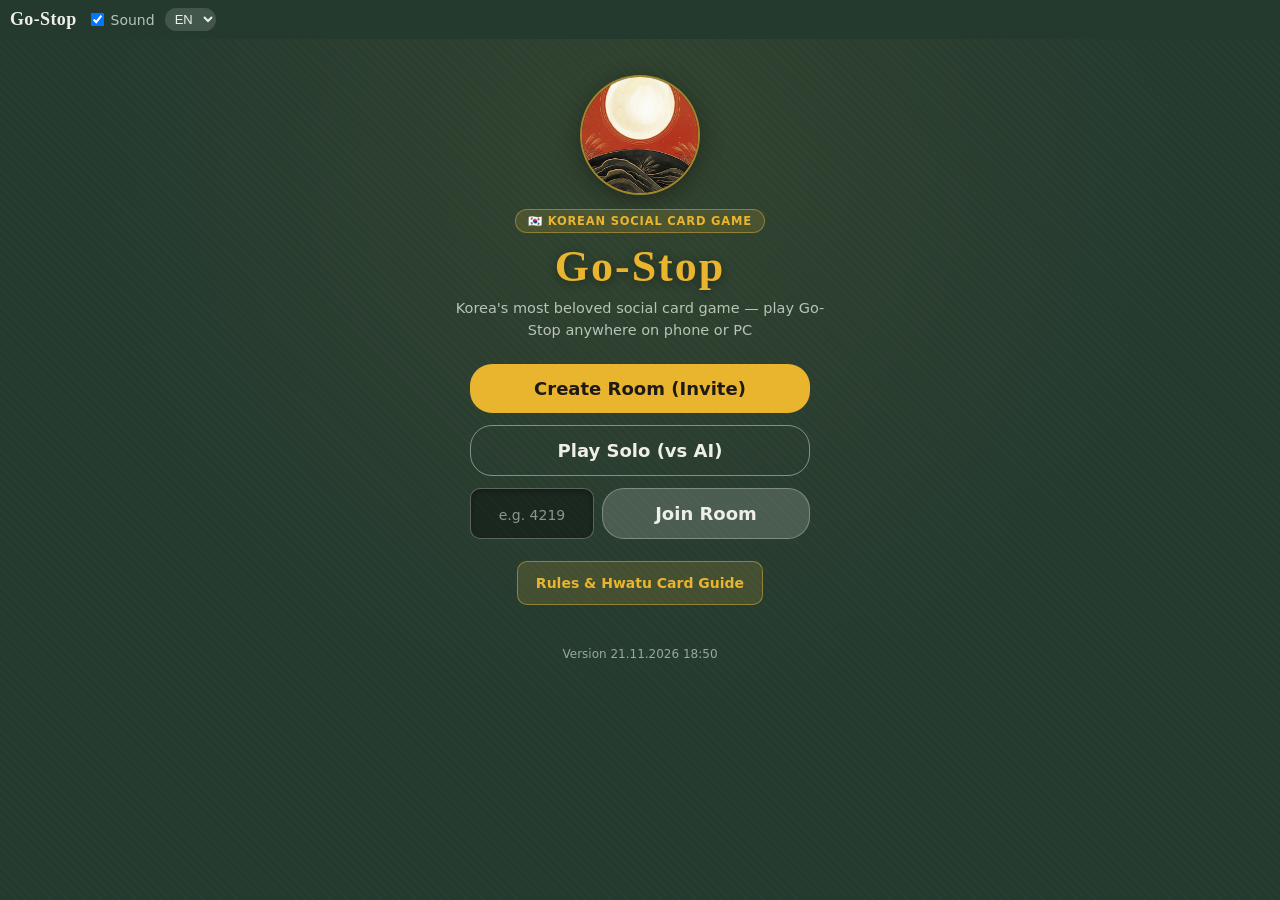
<file: index.html>
<!doctype html>
<html lang="de">
<head>
  <meta charset="utf-8">
  <meta name="viewport" content="width=device-width, initial-scale=1, viewport-fit=cover">
  <meta name="theme-color" content="#2f4a3c">
  <title>Go-Stop</title>
  <link rel="icon" href="data:,">
  <link rel="manifest" href="manifest.webmanifest">
  <meta name="mobile-web-app-capable" content="yes">
  <link rel="stylesheet" href="style.css">
</head>
<body>
  <header class="topbar">
    <strong class="brand" id="brand">Go-Stop</strong>
    <span id="score-line" class="score-line"></span>
    <label class="hint-toggle" id="hints-label" title="Spielbare Karten hervorheben">
      <input type="checkbox" id="hints"> <span>Hinweise</span>
    </label>
    <label class="hint-toggle" id="sound-label" title="Effektgeräusche">
      <input type="checkbox" id="sound"> <span>Ton</span>
    </label>
    <select id="lang" class="lang-select" aria-label="Sprache">
      <option value="de">DE</option><option value="en">EN</option><option value="ko">한</option>
    </select>
    <a class="rules-link" id="rules-link" href="regeln.de.html" target="_blank" rel="noopener">Regeln</a>
    <button id="leave-btn" class="leave-btn" hidden>Beenden</button>
  </header>
  <main id="app" aria-live="polite"></main>
  <div id="toasts" class="toasts" aria-live="polite"></div>
  <script src="vendor/peerjs.min.js"></script>
  <script type="module" src="app.js"></script>
</body>
</html>
</file>
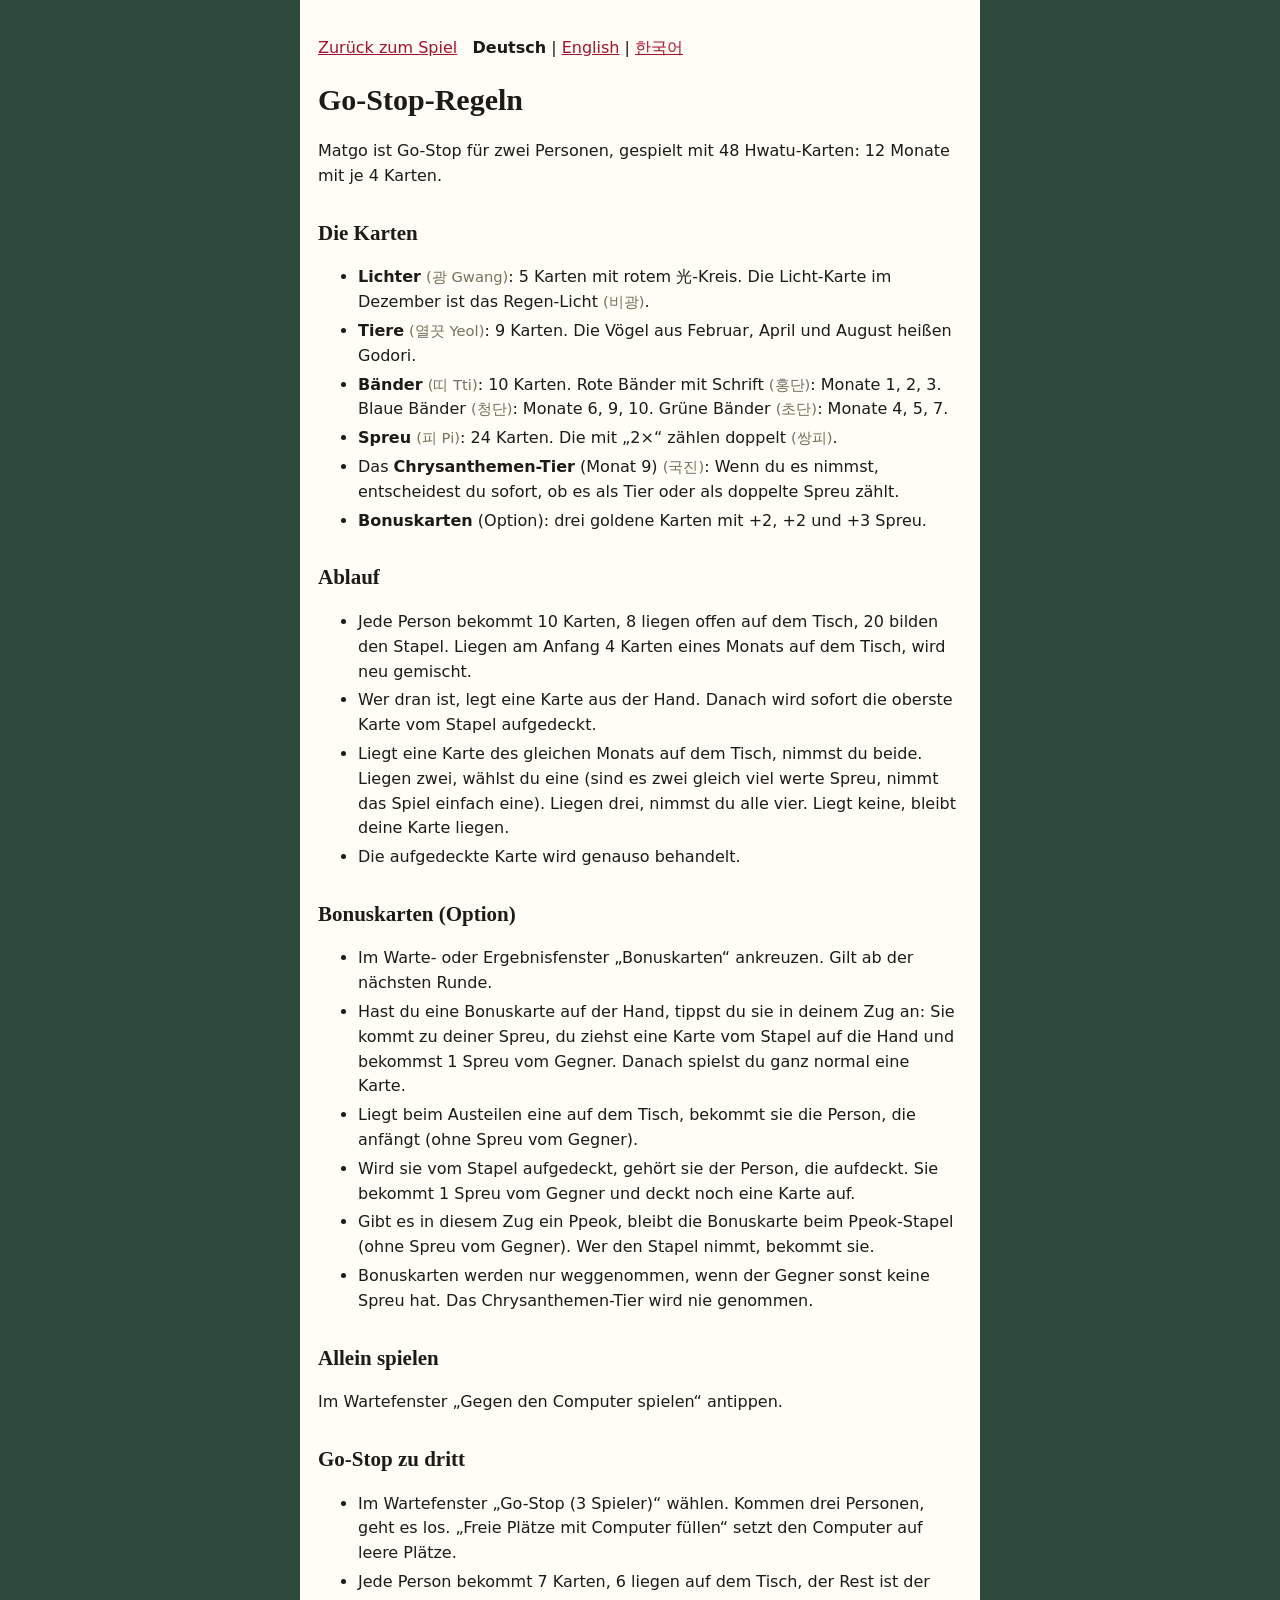
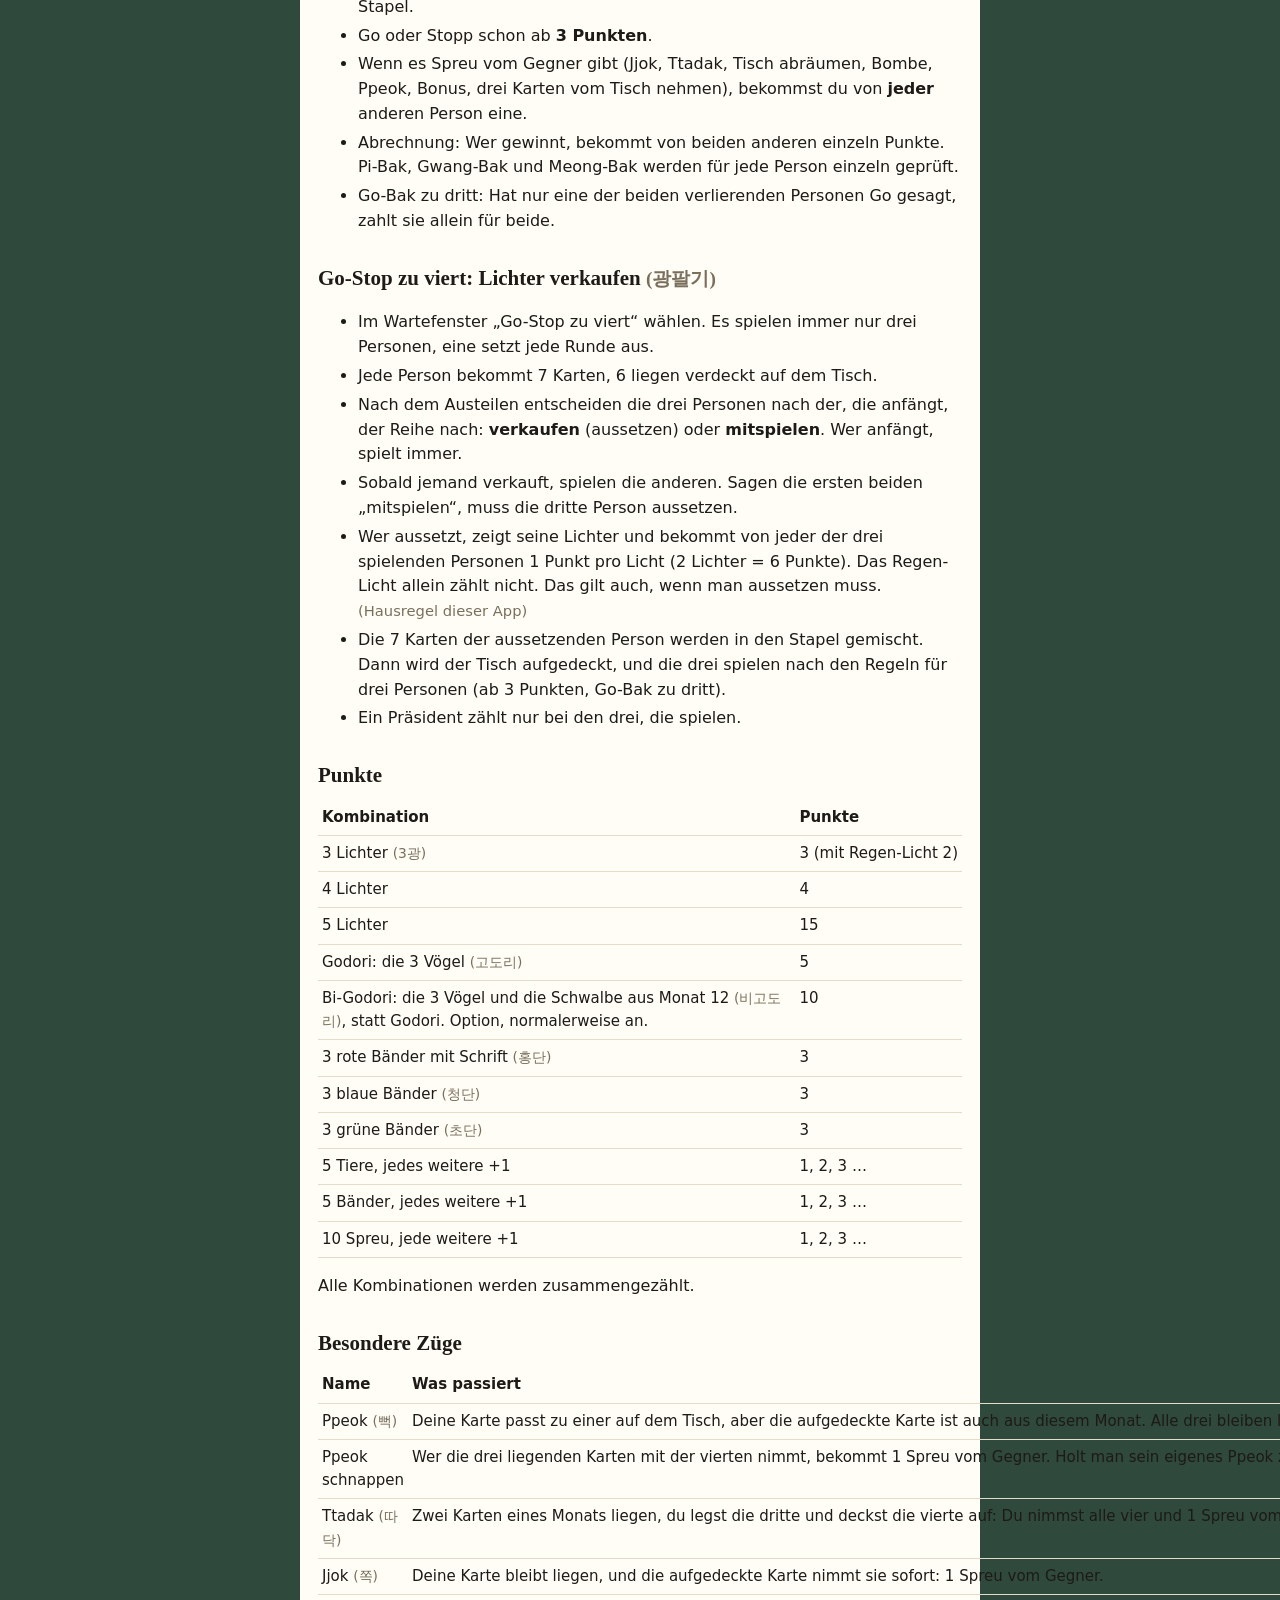
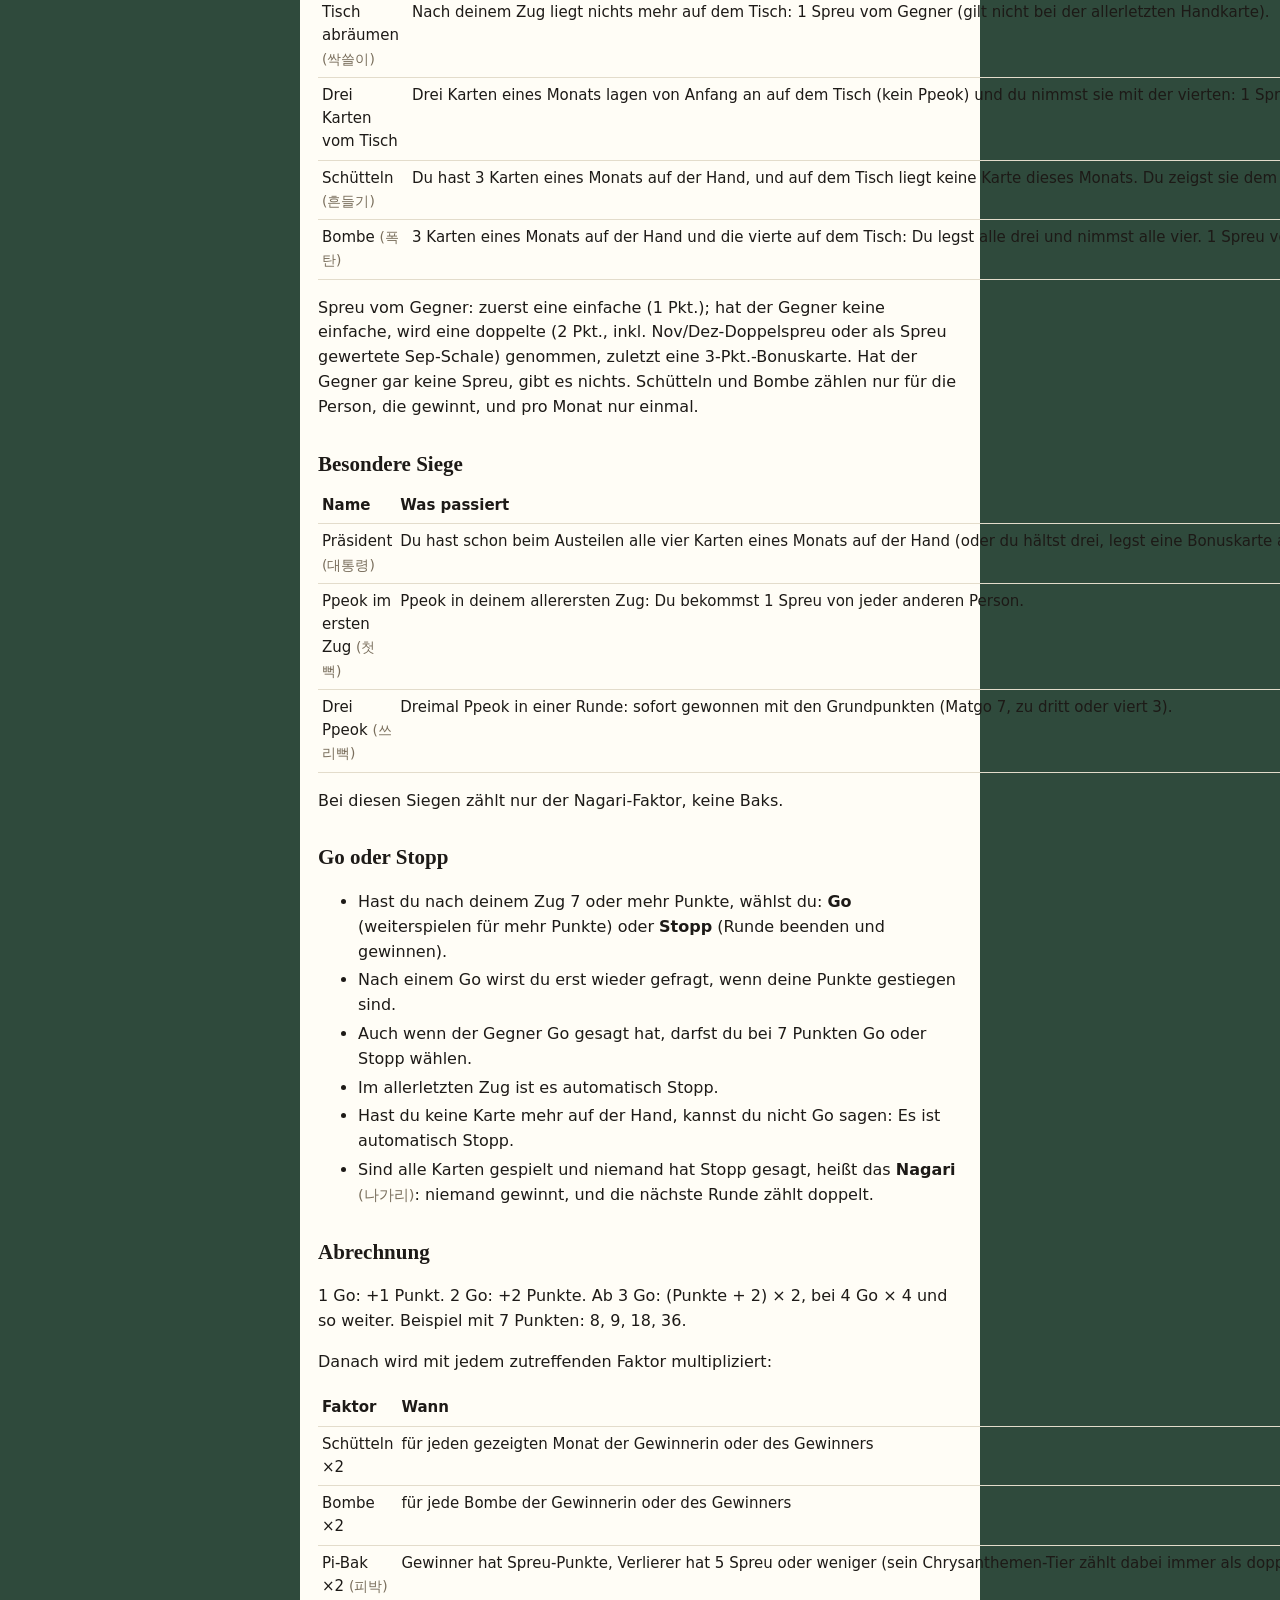
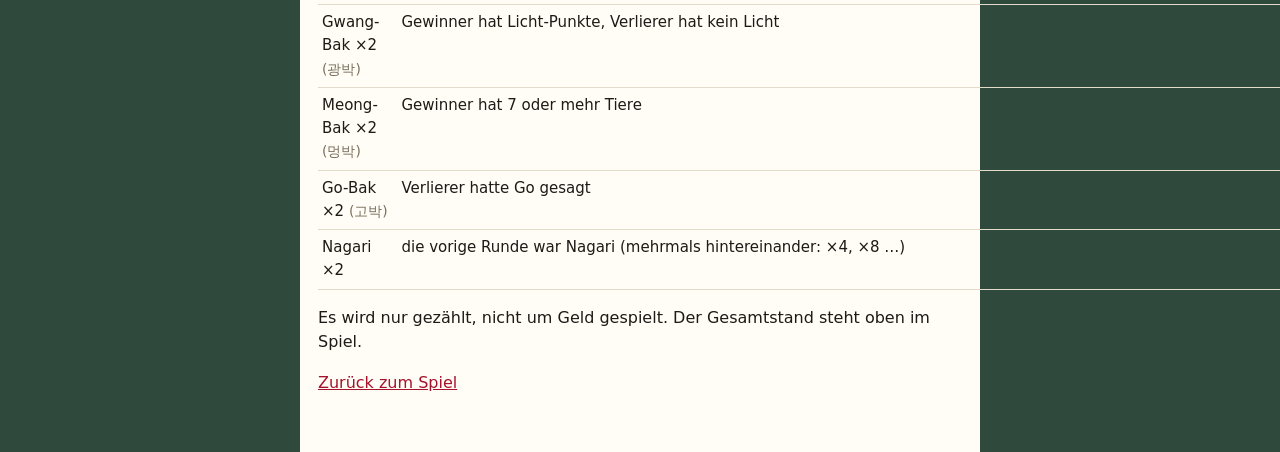
<file: regeln.de.html>
<!doctype html>
<html lang="de">
<head>
  <meta charset="utf-8">
  <meta name="viewport" content="width=device-width, initial-scale=1">
  <title>Go-Stop – Regeln</title>
  <link rel="icon" href="data:,">
  <style>
    body { margin: 0; background: #2f4a3c; font-family: system-ui, -apple-system, 'Segoe UI', Roboto, sans-serif; }
    article { max-width: 680px; margin: 0 auto; background: #fffdf6; color: #1d1a17; padding: 20px 18px 40px; min-height: 100vh; box-sizing: border-box; line-height: 1.55; }
    h1, h2 { font-family: Georgia, 'Times New Roman', serif; }
    h1 { font-size: 30px; margin: 0 0 4px; }
    h2 { font-size: 21px; margin: 28px 0 8px; }
    table { width: 100%; border-collapse: collapse; font-size: 15px; }
    th, td { text-align: left; padding: 6px 4px; border-bottom: 1px solid #e3dccb; vertical-align: top; }
    th { font-weight: 600; }
    td:last-child { white-space: nowrap; }
    .ko { color: #7a6f5d; font-size: 0.92em; }
    a { color: #a5122b; }
    li { margin-bottom: 4px; }
  </style>
</head>
<body>
<article>
  <p><a href="index.html">Zurück zum Spiel</a> &nbsp; <b>Deutsch</b> | <a href="rules.en.html">English</a> | <a href="rules.ko.html">한국어</a></p>
  <h1>Go-Stop-Regeln</h1>
  <p>Matgo ist Go-Stop für zwei Personen, gespielt mit 48 Hwatu-Karten: 12 Monate mit je 4 Karten.</p>

  <h2>Die Karten</h2>
  <ul>
    <li><b>Lichter</b> <span class="ko">(광 Gwang)</span>: 5 Karten mit rotem 光-Kreis. Die Licht-Karte im Dezember ist das Regen-Licht <span class="ko">(비광)</span>.</li>
    <li><b>Tiere</b> <span class="ko">(열끗 Yeol)</span>: 9 Karten. Die Vögel aus Februar, April und August heißen Godori.</li>
    <li><b>Bänder</b> <span class="ko">(띠 Tti)</span>: 10 Karten. Rote Bänder mit Schrift <span class="ko">(홍단)</span>: Monate 1, 2, 3. Blaue Bänder <span class="ko">(청단)</span>: Monate 6, 9, 10. Grüne Bänder <span class="ko">(초단)</span>: Monate 4, 5, 7.</li>
    <li><b>Spreu</b> <span class="ko">(피 Pi)</span>: 24 Karten. Die mit „2×“ zählen doppelt <span class="ko">(쌍피)</span>.</li>
    <li>Das <b>Chrysanthemen-Tier</b> (Monat 9) <span class="ko">(국진)</span>: Wenn du es nimmst, entscheidest du sofort, ob es als Tier oder als doppelte Spreu zählt.</li>
    <li><b>Bonuskarten</b> (Option): drei goldene Karten mit +2, +2 und +3 Spreu.</li>
  </ul>

  <h2>Ablauf</h2>
  <ul>
    <li>Jede Person bekommt 10 Karten, 8 liegen offen auf dem Tisch, 20 bilden den Stapel. Liegen am Anfang 4 Karten eines Monats auf dem Tisch, wird neu gemischt.</li>
    <li>Wer dran ist, legt eine Karte aus der Hand. Danach wird sofort die oberste Karte vom Stapel aufgedeckt.</li>
    <li>Liegt eine Karte des gleichen Monats auf dem Tisch, nimmst du beide. Liegen zwei, wählst du eine (sind es zwei gleich viel werte Spreu, nimmt das Spiel einfach eine). Liegen drei, nimmst du alle vier. Liegt keine, bleibt deine Karte liegen.</li>
    <li>Die aufgedeckte Karte wird genauso behandelt.</li>
  </ul>

  <h2>Bonuskarten (Option)</h2>
  <ul>
    <li>Im Warte- oder Ergebnisfenster „Bonuskarten“ ankreuzen. Gilt ab der nächsten Runde.</li>
    <li>Hast du eine Bonuskarte auf der Hand, tippst du sie in deinem Zug an: Sie kommt zu deiner Spreu, du ziehst eine Karte vom Stapel auf die Hand und bekommst 1 Spreu vom Gegner. Danach spielst du ganz normal eine Karte.</li>
    <li>Liegt beim Austeilen eine auf dem Tisch, bekommt sie die Person, die anfängt (ohne Spreu vom Gegner).</li>
    <li>Wird sie vom Stapel aufgedeckt, gehört sie der Person, die aufdeckt. Sie bekommt 1 Spreu vom Gegner und deckt noch eine Karte auf.</li>
    <li>Gibt es in diesem Zug ein Ppeok, bleibt die Bonuskarte beim Ppeok-Stapel (ohne Spreu vom Gegner). Wer den Stapel nimmt, bekommt sie.</li>
    <li>Bonuskarten werden nur weggenommen, wenn der Gegner sonst keine Spreu hat. Das Chrysanthemen-Tier wird nie genommen.</li>
  </ul>

  <h2>Allein spielen</h2>
  <p>Im Wartefenster „Gegen den Computer spielen“ antippen.</p>

  <h2>Go-Stop zu dritt</h2>
  <ul>
    <li>Im Wartefenster „Go-Stop (3 Spieler)“ wählen. Kommen drei Personen, geht es los. „Freie Plätze mit Computer füllen“ setzt den Computer auf leere Plätze.</li>
    <li>Jede Person bekommt 7 Karten, 6 liegen auf dem Tisch, der Rest ist der Stapel.</li>
    <li>Go oder Stopp schon ab <b>3 Punkten</b>.</li>
    <li>Wenn es Spreu vom Gegner gibt (Jjok, Ttadak, Tisch abräumen, Bombe, Ppeok, Bonus, drei Karten vom Tisch nehmen), bekommst du von <b>jeder</b> anderen Person eine.</li>
    <li>Abrechnung: Wer gewinnt, bekommt von beiden anderen einzeln Punkte. Pi-Bak, Gwang-Bak und Meong-Bak werden für jede Person einzeln geprüft.</li>
    <li>Go-Bak zu dritt: Hat nur eine der beiden verlierenden Personen Go gesagt, zahlt sie allein für beide.</li>
  </ul>

  <h2>Go-Stop zu viert: Lichter verkaufen <span class="ko">(광팔기)</span></h2>
  <ul>
    <li>Im Wartefenster „Go-Stop zu viert“ wählen. Es spielen immer nur drei Personen, eine setzt jede Runde aus.</li>
    <li>Jede Person bekommt 7 Karten, 6 liegen verdeckt auf dem Tisch.</li>
    <li>Nach dem Austeilen entscheiden die drei Personen nach der, die anfängt, der Reihe nach: <b>verkaufen</b> (aussetzen) oder <b>mitspielen</b>. Wer anfängt, spielt immer.</li>
    <li>Sobald jemand verkauft, spielen die anderen. Sagen die ersten beiden „mitspielen“, muss die dritte Person aussetzen.</li>
    <li>Wer aussetzt, zeigt seine Lichter und bekommt von jeder der drei spielenden Personen 1 Punkt pro Licht (2 Lichter = 6 Punkte). Das Regen-Licht allein zählt nicht. Das gilt auch, wenn man aussetzen muss. <span class="ko">(Hausregel dieser App)</span></li>
    <li>Die 7 Karten der aussetzenden Person werden in den Stapel gemischt. Dann wird der Tisch aufgedeckt, und die drei spielen nach den Regeln für drei Personen (ab 3 Punkten, Go-Bak zu dritt).</li>
    <li>Ein Präsident zählt nur bei den drei, die spielen.</li>
  </ul>

  <h2>Punkte</h2>
  <table>
    <tr><th>Kombination</th><th>Punkte</th></tr>
    <tr><td>3 Lichter <span class="ko">(3광)</span></td><td>3 (mit Regen-Licht 2)</td></tr>
    <tr><td>4 Lichter</td><td>4</td></tr>
    <tr><td>5 Lichter</td><td>15</td></tr>
    <tr><td>Godori: die 3 Vögel <span class="ko">(고도리)</span></td><td>5</td></tr>
    <tr><td>Bi-Godori: die 3 Vögel und die Schwalbe aus Monat 12 <span class="ko">(비고도리)</span>, statt Godori. Option, normalerweise an.</td><td>10</td></tr>
    <tr><td>3 rote Bänder mit Schrift <span class="ko">(홍단)</span></td><td>3</td></tr>
    <tr><td>3 blaue Bänder <span class="ko">(청단)</span></td><td>3</td></tr>
    <tr><td>3 grüne Bänder <span class="ko">(초단)</span></td><td>3</td></tr>
    <tr><td>5 Tiere, jedes weitere +1</td><td>1, 2, 3 …</td></tr>
    <tr><td>5 Bänder, jedes weitere +1</td><td>1, 2, 3 …</td></tr>
    <tr><td>10 Spreu, jede weitere +1</td><td>1, 2, 3 …</td></tr>
  </table>
  <p>Alle Kombinationen werden zusammengezählt.</p>

  <h2>Besondere Züge</h2>
  <table>
    <tr><th>Name</th><th>Was passiert</th></tr>
    <tr><td>Ppeok <span class="ko">(뻑)</span></td><td>Deine Karte passt zu einer auf dem Tisch, aber die aufgedeckte Karte ist auch aus diesem Monat. Alle drei bleiben liegen.</td></tr>
    <tr><td>Ppeok schnappen</td><td>Wer die drei liegenden Karten mit der vierten nimmt, bekommt 1 Spreu vom Gegner. Holt man sein eigenes Ppeok zurück <span class="ko">(자뻑)</span>, sind es 2 Spreu.</td></tr>
    <tr><td>Ttadak <span class="ko">(따닥)</span></td><td>Zwei Karten eines Monats liegen, du legst die dritte und deckst die vierte auf: Du nimmst alle vier und 1 Spreu vom Gegner (gilt nicht bei der allerletzten Handkarte).</td></tr>
    <tr><td>Jjok <span class="ko">(쪽)</span></td><td>Deine Karte bleibt liegen, und die aufgedeckte Karte nimmt sie sofort: 1 Spreu vom Gegner.</td></tr>
    <tr><td>Tisch abräumen <span class="ko">(싹쓸이)</span></td><td>Nach deinem Zug liegt nichts mehr auf dem Tisch: 1 Spreu vom Gegner (gilt nicht bei der allerletzten Handkarte).</td></tr>
    <tr><td>Drei Karten vom Tisch</td><td>Drei Karten eines Monats lagen von Anfang an auf dem Tisch (kein Ppeok) und du nimmst sie mit der vierten: 1 Spreu vom Gegner.</td></tr>
    <tr><td>Schütteln <span class="ko">(흔들기)</span></td><td>Du hast 3 Karten eines Monats auf der Hand, und auf dem Tisch liegt keine Karte dieses Monats. Du zeigst sie dem Gegner: Wenn du gewinnst, zählt die Runde doppelt.</td></tr>
    <tr><td>Bombe <span class="ko">(폭탄)</span></td><td>3 Karten eines Monats auf der Hand und die vierte auf dem Tisch: Du legst alle drei und nimmst alle vier. 1 Spreu vom Gegner, doppelte Runde. Dafür darfst du später zweimal nur vom Stapel aufdecken, ohne eine Karte zu legen (du wählst, wann).</td></tr>
  </table>
  <p>Spreu vom Gegner: zuerst eine einfache (1 Pkt.); hat der Gegner keine einfache, wird eine doppelte (2 Pkt., inkl. Nov/Dez-Doppelspreu oder als Spreu gewertete Sep-Schale) genommen, zuletzt eine 3-Pkt.-Bonuskarte. Hat der Gegner gar keine Spreu, gibt es nichts. Schütteln und Bombe zählen nur für die Person, die gewinnt, und pro Monat nur einmal.</p>

  <h2>Besondere Siege</h2>
  <table>
    <tr><th>Name</th><th>Was passiert</th></tr>
    <tr><td>Präsident <span class="ko">(대통령)</span></td><td>Du hast schon beim Austeilen alle vier Karten eines Monats auf der Hand (oder du hältst drei, legst eine Bonuskarte ab und die gezogene Karte macht vier). Du wählst: sofort gewinnen mit 15 Punkten (zu dritt oder viert: 15 von jeder spielenden Person) oder weiterspielen und die vier Karten behalten, z. B. für eine spätere Bombe.</td></tr>
    <tr><td>Ppeok im ersten Zug <span class="ko">(첫뻑)</span></td><td>Ppeok in deinem allerersten Zug: Du bekommst 1 Spreu von jeder anderen Person.</td></tr>
    <tr><td>Drei Ppeok <span class="ko">(쓰리뻑)</span></td><td>Dreimal Ppeok in einer Runde: sofort gewonnen mit den Grundpunkten (Matgo 7, zu dritt oder viert 3).</td></tr>
  </table>
  <p>Bei diesen Siegen zählt nur der Nagari-Faktor, keine Baks.</p>

  <h2>Go oder Stopp</h2>
  <ul>
    <li>Hast du nach deinem Zug 7 oder mehr Punkte, wählst du: <b>Go</b> (weiterspielen für mehr Punkte) oder <b>Stopp</b> (Runde beenden und gewinnen).</li>
    <li>Nach einem Go wirst du erst wieder gefragt, wenn deine Punkte gestiegen sind.</li>
    <li>Auch wenn der Gegner Go gesagt hat, darfst du bei 7 Punkten Go oder Stopp wählen.</li>
    <li>Im allerletzten Zug ist es automatisch Stopp.</li>
    <li>Hast du keine Karte mehr auf der Hand, kannst du nicht Go sagen: Es ist automatisch Stopp.</li>
    <li>Sind alle Karten gespielt und niemand hat Stopp gesagt, heißt das <b>Nagari</b> <span class="ko">(나가리)</span>: niemand gewinnt, und die nächste Runde zählt doppelt.</li>
  </ul>

  <h2>Abrechnung</h2>
  <p>1 Go: +1 Punkt. 2 Go: +2 Punkte. Ab 3 Go: (Punkte + 2) × 2, bei 4 Go × 4 und so weiter. Beispiel mit 7 Punkten: 8, 9, 18, 36.</p>
  <p>Danach wird mit jedem zutreffenden Faktor multipliziert:</p>
  <table>
    <tr><th>Faktor</th><th>Wann</th></tr>
    <tr><td>Schütteln ×2</td><td>für jeden gezeigten Monat der Gewinnerin oder des Gewinners</td></tr>
    <tr><td>Bombe ×2</td><td>für jede Bombe der Gewinnerin oder des Gewinners</td></tr>
    <tr><td>Pi-Bak ×2 <span class="ko">(피박)</span></td><td>Gewinner hat Spreu-Punkte, Verlierer hat 5 Spreu oder weniger (sein Chrysanthemen-Tier zählt dabei immer als doppelte Spreu)</td></tr>
    <tr><td>Gwang-Bak ×2 <span class="ko">(광박)</span></td><td>Gewinner hat Licht-Punkte, Verlierer hat kein Licht</td></tr>
    <tr><td>Meong-Bak ×2 <span class="ko">(멍박)</span></td><td>Gewinner hat 7 oder mehr Tiere</td></tr>
    <tr><td>Go-Bak ×2 <span class="ko">(고박)</span></td><td>Verlierer hatte Go gesagt</td></tr>
    <tr><td>Nagari ×2</td><td>die vorige Runde war Nagari (mehrmals hintereinander: ×4, ×8 …)</td></tr>
  </table>
  <p>Es wird nur gezählt, nicht um Geld gespielt. Der Gesamtstand steht oben im Spiel.</p>
  <p><a href="index.html">Zurück zum Spiel</a></p>
</article>
</body>
</html>
</file>
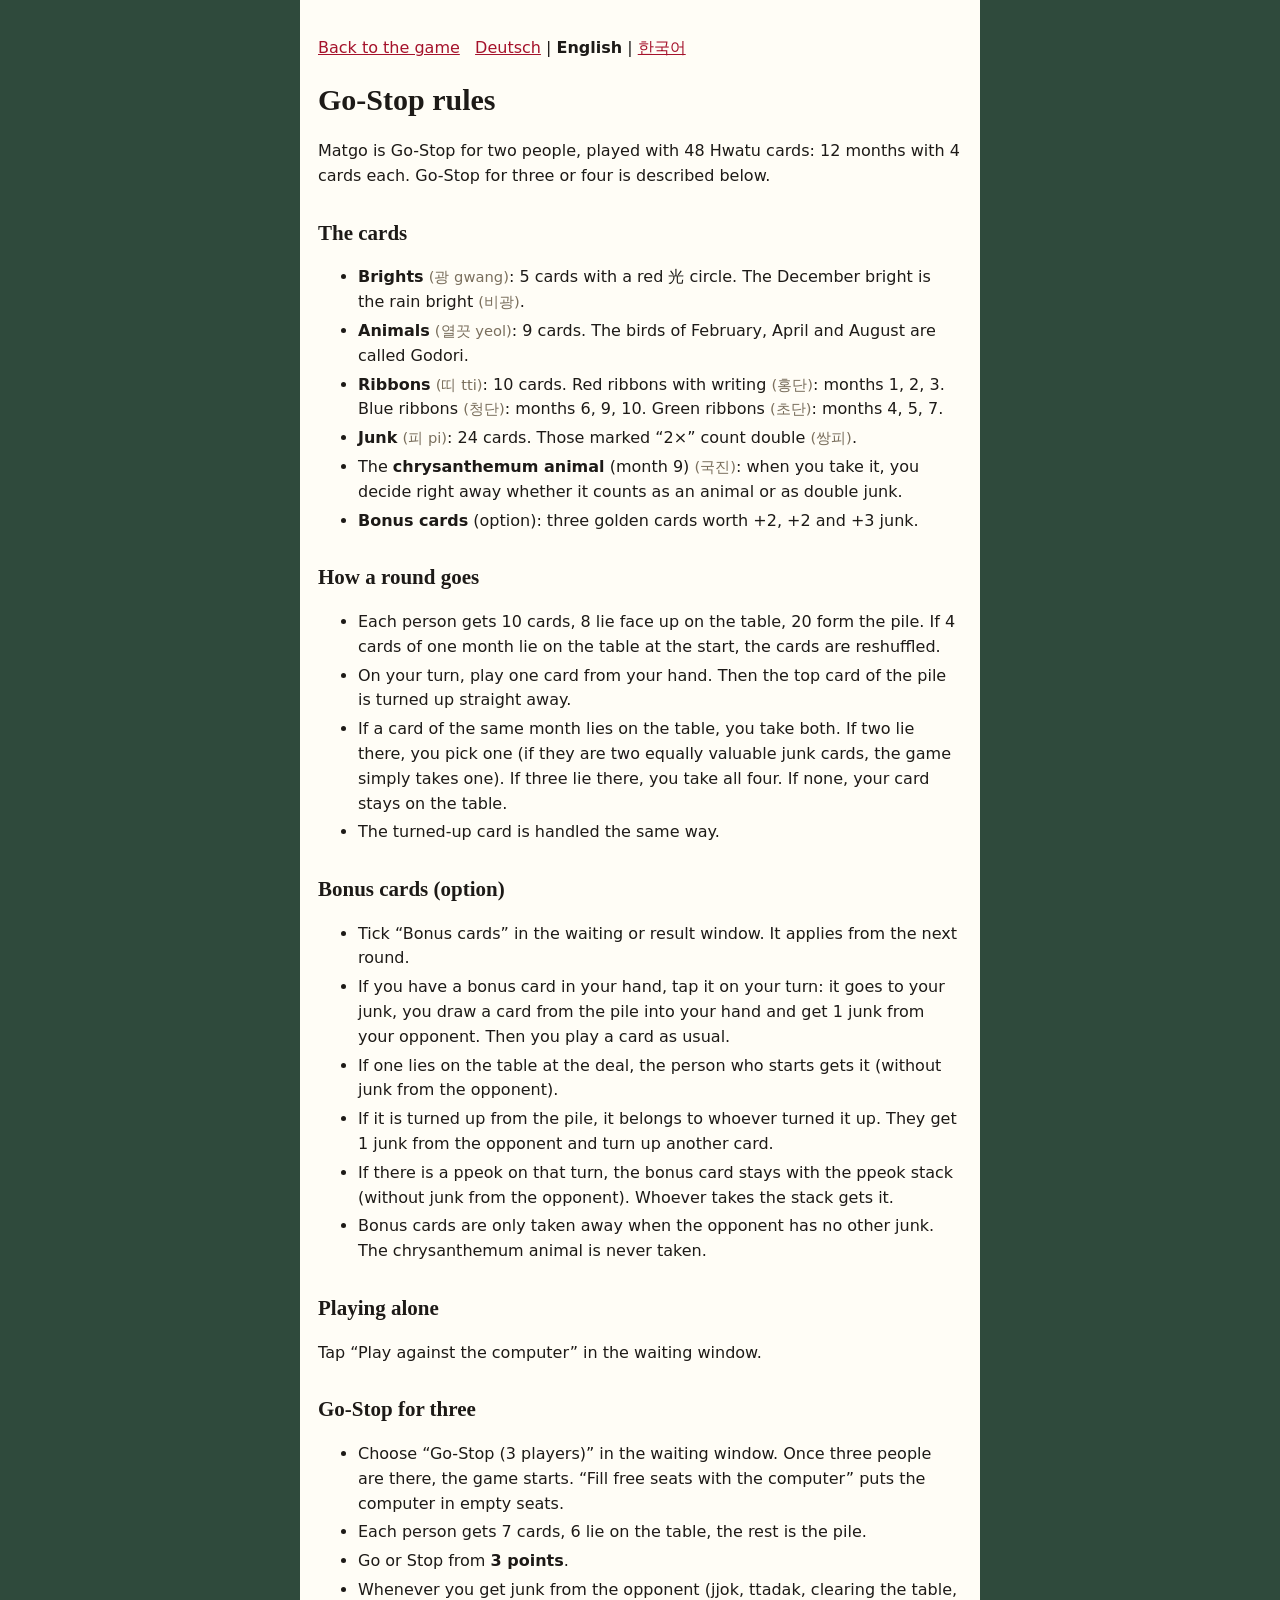
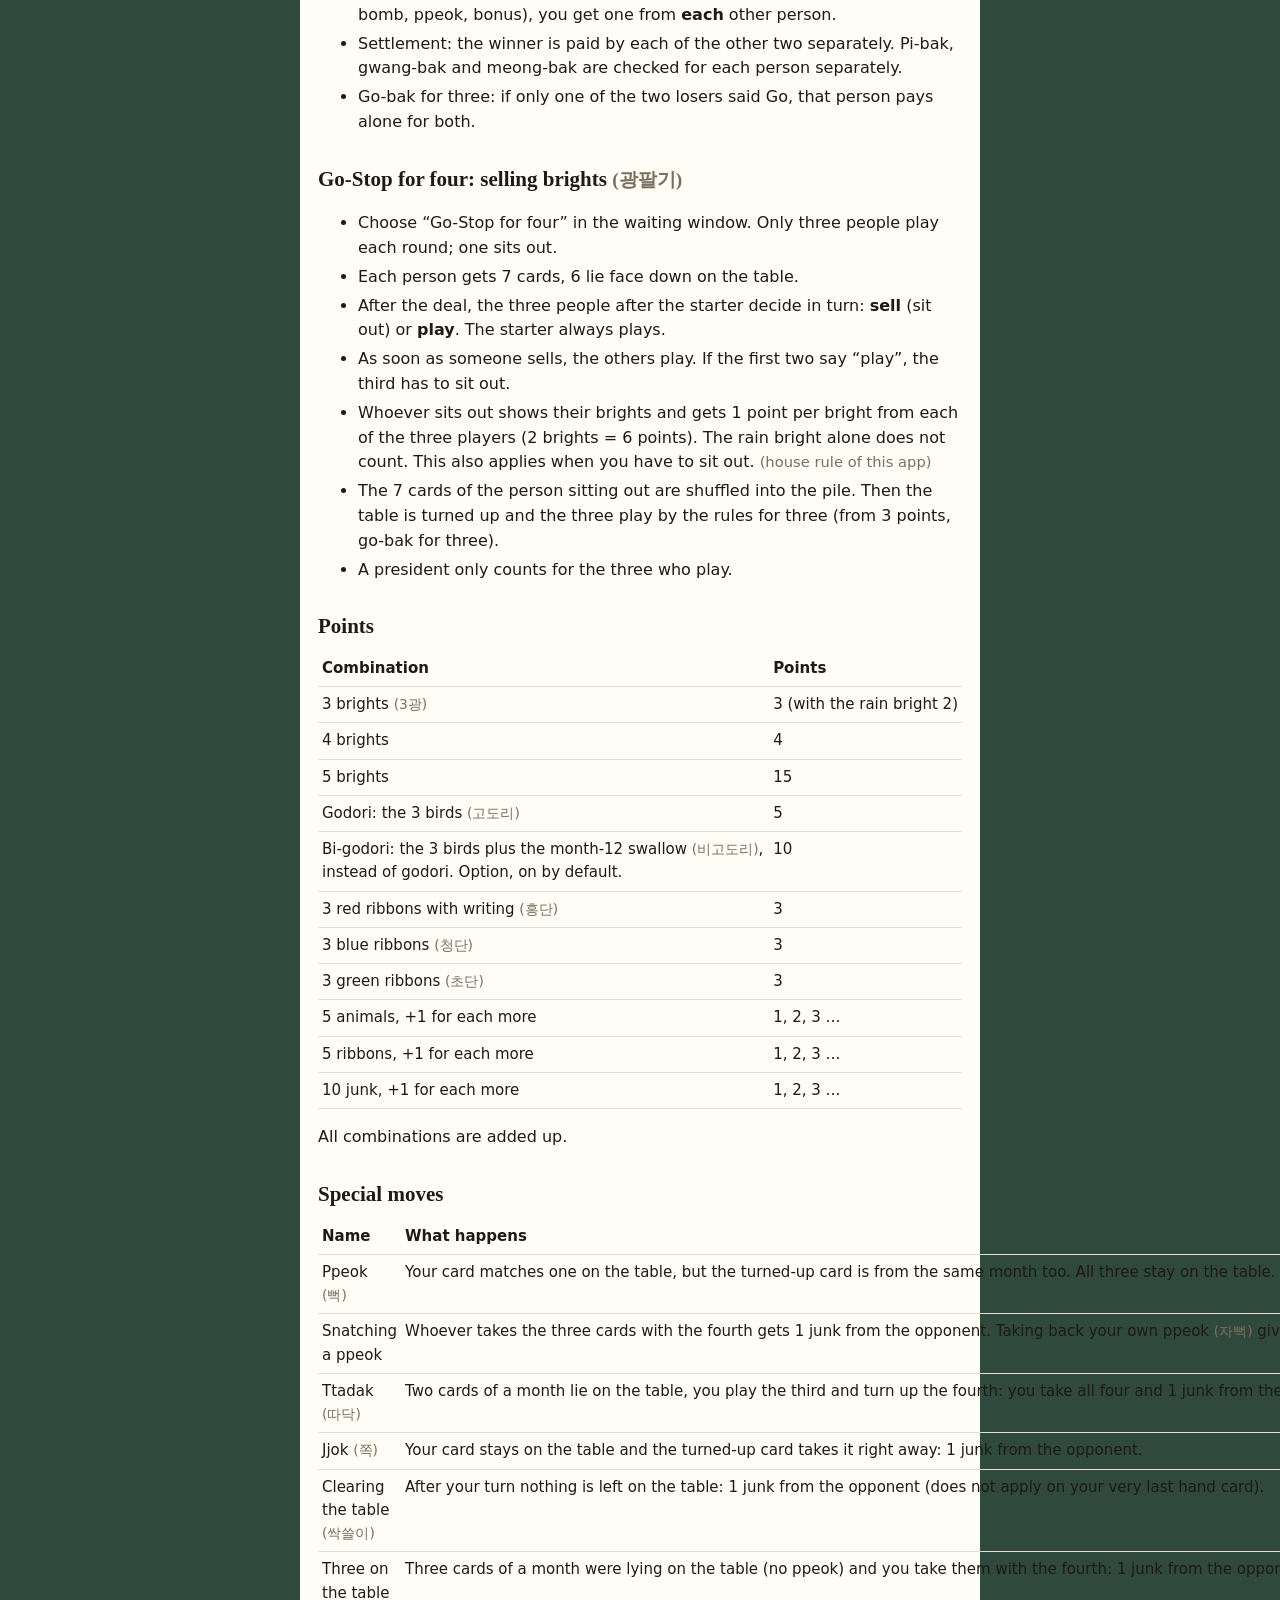
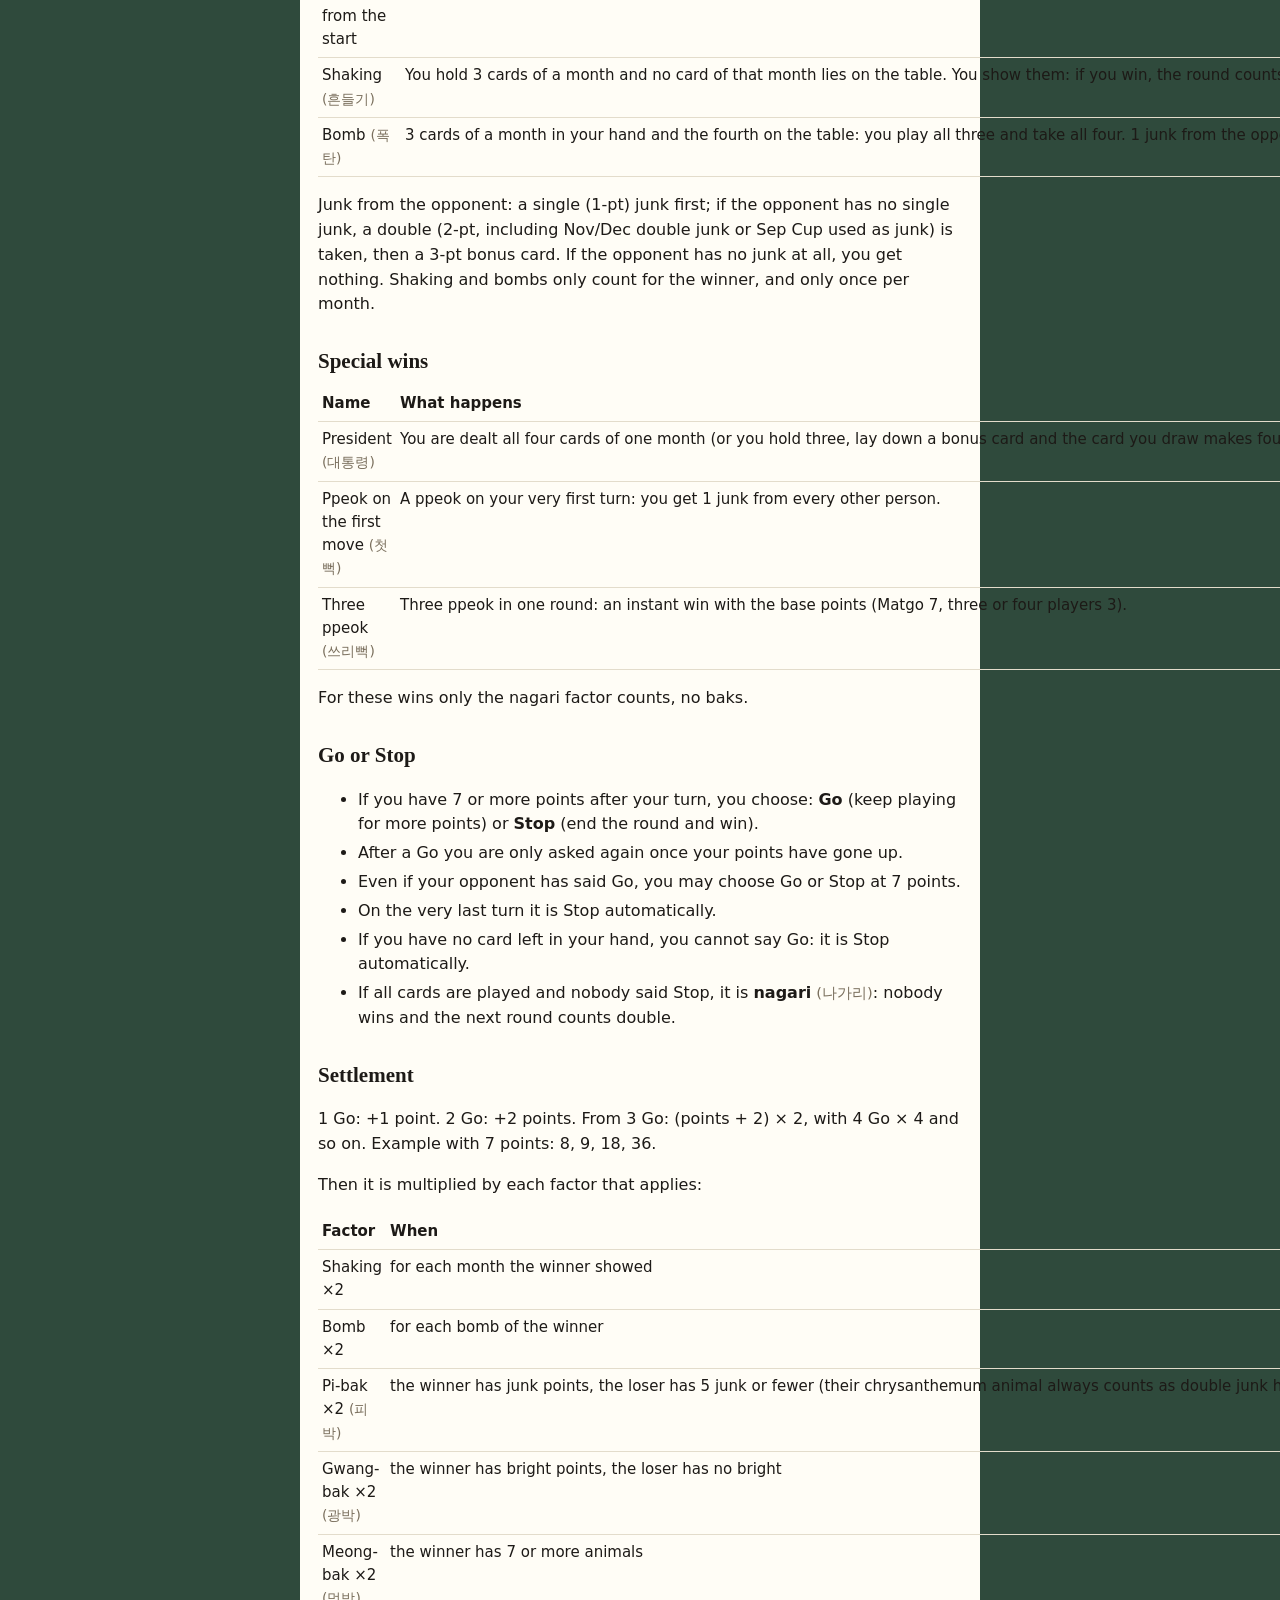
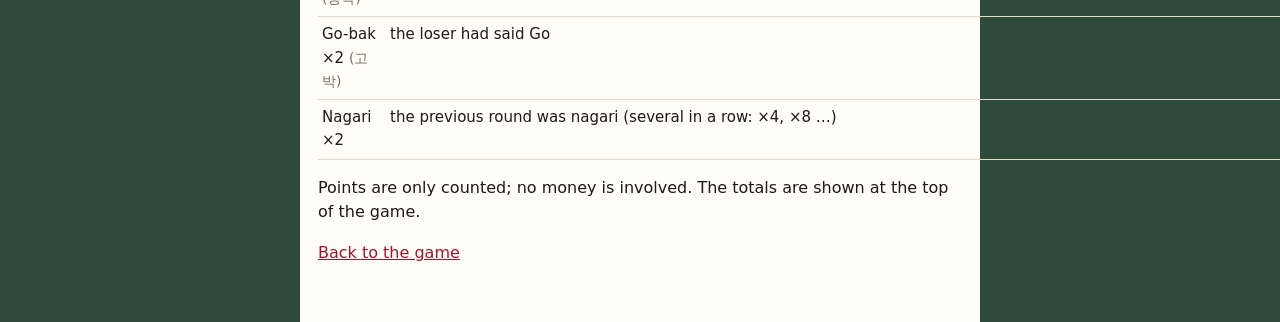
<file: rules.en.html>
<!doctype html>
<html lang="en">
<head>
  <meta charset="utf-8">
  <meta name="viewport" content="width=device-width, initial-scale=1">
  <title>Go-Stop – Rules</title>
  <link rel="icon" href="data:,">
  <style>
    body { margin: 0; background: #2f4a3c; font-family: system-ui, -apple-system, 'Segoe UI', Roboto, sans-serif; }
    article { max-width: 680px; margin: 0 auto; background: #fffdf6; color: #1d1a17; padding: 20px 18px 40px; min-height: 100vh; box-sizing: border-box; line-height: 1.55; }
    h1, h2 { font-family: Georgia, 'Times New Roman', serif; }
    h1 { font-size: 30px; margin: 0 0 4px; }
    h2 { font-size: 21px; margin: 28px 0 8px; }
    table { width: 100%; border-collapse: collapse; font-size: 15px; }
    th, td { text-align: left; padding: 6px 4px; border-bottom: 1px solid #e3dccb; vertical-align: top; }
    th { font-weight: 600; }
    td:last-child { white-space: nowrap; }
    .ko { color: #7a6f5d; font-size: 0.92em; }
    a { color: #a5122b; }
    li { margin-bottom: 4px; }
  </style>
</head>
<body>
<article>
  <p><a href="index.html">Back to the game</a> &nbsp; <a href="regeln.de.html">Deutsch</a> | <b>English</b> | <a href="rules.ko.html">한국어</a></p>
  <h1>Go-Stop rules</h1>
  <p>Matgo is Go-Stop for two people, played with 48 Hwatu cards: 12 months with 4 cards each. Go-Stop for three or four is described below.</p>

  <h2>The cards</h2>
  <ul>
    <li><b>Brights</b> <span class="ko">(광 gwang)</span>: 5 cards with a red 光 circle. The December bright is the rain bright <span class="ko">(비광)</span>.</li>
    <li><b>Animals</b> <span class="ko">(열끗 yeol)</span>: 9 cards. The birds of February, April and August are called Godori.</li>
    <li><b>Ribbons</b> <span class="ko">(띠 tti)</span>: 10 cards. Red ribbons with writing <span class="ko">(홍단)</span>: months 1, 2, 3. Blue ribbons <span class="ko">(청단)</span>: months 6, 9, 10. Green ribbons <span class="ko">(초단)</span>: months 4, 5, 7.</li>
    <li><b>Junk</b> <span class="ko">(피 pi)</span>: 24 cards. Those marked “2×” count double <span class="ko">(쌍피)</span>.</li>
    <li>The <b>chrysanthemum animal</b> (month 9) <span class="ko">(국진)</span>: when you take it, you decide right away whether it counts as an animal or as double junk.</li>
    <li><b>Bonus cards</b> (option): three golden cards worth +2, +2 and +3 junk.</li>
  </ul>

  <h2>How a round goes</h2>
  <ul>
    <li>Each person gets 10 cards, 8 lie face up on the table, 20 form the pile. If 4 cards of one month lie on the table at the start, the cards are reshuffled.</li>
    <li>On your turn, play one card from your hand. Then the top card of the pile is turned up straight away.</li>
    <li>If a card of the same month lies on the table, you take both. If two lie there, you pick one (if they are two equally valuable junk cards, the game simply takes one). If three lie there, you take all four. If none, your card stays on the table.</li>
    <li>The turned-up card is handled the same way.</li>
  </ul>

  <h2>Bonus cards (option)</h2>
  <ul>
    <li>Tick “Bonus cards” in the waiting or result window. It applies from the next round.</li>
    <li>If you have a bonus card in your hand, tap it on your turn: it goes to your junk, you draw a card from the pile into your hand and get 1 junk from your opponent. Then you play a card as usual.</li>
    <li>If one lies on the table at the deal, the person who starts gets it (without junk from the opponent).</li>
    <li>If it is turned up from the pile, it belongs to whoever turned it up. They get 1 junk from the opponent and turn up another card.</li>
    <li>If there is a ppeok on that turn, the bonus card stays with the ppeok stack (without junk from the opponent). Whoever takes the stack gets it.</li>
    <li>Bonus cards are only taken away when the opponent has no other junk. The chrysanthemum animal is never taken.</li>
  </ul>

  <h2>Playing alone</h2>
  <p>Tap “Play against the computer” in the waiting window.</p>

  <h2>Go-Stop for three</h2>
  <ul>
    <li>Choose “Go-Stop (3 players)” in the waiting window. Once three people are there, the game starts. “Fill free seats with the computer” puts the computer in empty seats.</li>
    <li>Each person gets 7 cards, 6 lie on the table, the rest is the pile.</li>
    <li>Go or Stop from <b>3 points</b>.</li>
    <li>Whenever you get junk from the opponent (jjok, ttadak, clearing the table, bomb, ppeok, bonus), you get one from <b>each</b> other person.</li>
    <li>Settlement: the winner is paid by each of the other two separately. Pi-bak, gwang-bak and meong-bak are checked for each person separately.</li>
    <li>Go-bak for three: if only one of the two losers said Go, that person pays alone for both.</li>
  </ul>

  <h2>Go-Stop for four: selling brights <span class="ko">(광팔기)</span></h2>
  <ul>
    <li>Choose “Go-Stop for four” in the waiting window. Only three people play each round; one sits out.</li>
    <li>Each person gets 7 cards, 6 lie face down on the table.</li>
    <li>After the deal, the three people after the starter decide in turn: <b>sell</b> (sit out) or <b>play</b>. The starter always plays.</li>
    <li>As soon as someone sells, the others play. If the first two say “play”, the third has to sit out.</li>
    <li>Whoever sits out shows their brights and gets 1 point per bright from each of the three players (2 brights = 6 points). The rain bright alone does not count. This also applies when you have to sit out. <span class="ko">(house rule of this app)</span></li>
    <li>The 7 cards of the person sitting out are shuffled into the pile. Then the table is turned up and the three play by the rules for three (from 3 points, go-bak for three).</li>
    <li>A president only counts for the three who play.</li>
  </ul>

  <h2>Points</h2>
  <table>
    <tr><th>Combination</th><th>Points</th></tr>
    <tr><td>3 brights <span class="ko">(3광)</span></td><td>3 (with the rain bright 2)</td></tr>
    <tr><td>4 brights</td><td>4</td></tr>
    <tr><td>5 brights</td><td>15</td></tr>
    <tr><td>Godori: the 3 birds <span class="ko">(고도리)</span></td><td>5</td></tr>
    <tr><td>Bi-godori: the 3 birds plus the month-12 swallow <span class="ko">(비고도리)</span>, instead of godori. Option, on by default.</td><td>10</td></tr>
    <tr><td>3 red ribbons with writing <span class="ko">(홍단)</span></td><td>3</td></tr>
    <tr><td>3 blue ribbons <span class="ko">(청단)</span></td><td>3</td></tr>
    <tr><td>3 green ribbons <span class="ko">(초단)</span></td><td>3</td></tr>
    <tr><td>5 animals, +1 for each more</td><td>1, 2, 3 …</td></tr>
    <tr><td>5 ribbons, +1 for each more</td><td>1, 2, 3 …</td></tr>
    <tr><td>10 junk, +1 for each more</td><td>1, 2, 3 …</td></tr>
  </table>
  <p>All combinations are added up.</p>

  <h2>Special moves</h2>
  <table>
    <tr><th>Name</th><th>What happens</th></tr>
    <tr><td>Ppeok <span class="ko">(뻑)</span></td><td>Your card matches one on the table, but the turned-up card is from the same month too. All three stay on the table.</td></tr>
    <tr><td>Snatching a ppeok</td><td>Whoever takes the three cards with the fourth gets 1 junk from the opponent. Taking back your own ppeok <span class="ko">(자뻑)</span> gives 2 junk.</td></tr>
    <tr><td>Ttadak <span class="ko">(따닥)</span></td><td>Two cards of a month lie on the table, you play the third and turn up the fourth: you take all four and 1 junk from the opponent (does not apply on your very last hand card).</td></tr>
    <tr><td>Jjok <span class="ko">(쪽)</span></td><td>Your card stays on the table and the turned-up card takes it right away: 1 junk from the opponent.</td></tr>
    <tr><td>Clearing the table <span class="ko">(싹쓸이)</span></td><td>After your turn nothing is left on the table: 1 junk from the opponent (does not apply on your very last hand card).</td></tr>
    <tr><td>Three on the table from the start</td><td>Three cards of a month were lying on the table (no ppeok) and you take them with the fourth: 1 junk from the opponent.</td></tr>
    <tr><td>Shaking <span class="ko">(흔들기)</span></td><td>You hold 3 cards of a month and no card of that month lies on the table. You show them: if you win, the round counts double.</td></tr>
    <tr><td>Bomb <span class="ko">(폭탄)</span></td><td>3 cards of a month in your hand and the fourth on the table: you play all three and take all four. 1 junk from the opponent, double round. In return you may later twice just turn up from the pile without playing a card (you choose when).</td></tr>
  </table>
  <p>Junk from the opponent: a single (1-pt) junk first; if the opponent has no single junk, a double (2-pt, including Nov/Dec double junk or Sep Cup used as junk) is taken, then a 3-pt bonus card. If the opponent has no junk at all, you get nothing. Shaking and bombs only count for the winner, and only once per month.</p>

  <h2>Special wins</h2>
  <table>
    <tr><th>Name</th><th>What happens</th></tr>
    <tr><td>President <span class="ko">(대통령)</span></td><td>You are dealt all four cards of one month (or you hold three, lay down a bonus card and the card you draw makes four). You choose: win right away with 15 points (with three or four: 15 from each player) or play on and keep the four cards, e.g. for a bomb later.</td></tr>
    <tr><td>Ppeok on the first move <span class="ko">(첫뻑)</span></td><td>A ppeok on your very first turn: you get 1 junk from every other person.</td></tr>
    <tr><td>Three ppeok <span class="ko">(쓰리뻑)</span></td><td>Three ppeok in one round: an instant win with the base points (Matgo 7, three or four players 3).</td></tr>
  </table>
  <p>For these wins only the nagari factor counts, no baks.</p>

  <h2>Go or Stop</h2>
  <ul>
    <li>If you have 7 or more points after your turn, you choose: <b>Go</b> (keep playing for more points) or <b>Stop</b> (end the round and win).</li>
    <li>After a Go you are only asked again once your points have gone up.</li>
    <li>Even if your opponent has said Go, you may choose Go or Stop at 7 points.</li>
    <li>On the very last turn it is Stop automatically.</li>
    <li>If you have no card left in your hand, you cannot say Go: it is Stop automatically.</li>
    <li>If all cards are played and nobody said Stop, it is <b>nagari</b> <span class="ko">(나가리)</span>: nobody wins and the next round counts double.</li>
  </ul>

  <h2>Settlement</h2>
  <p>1 Go: +1 point. 2 Go: +2 points. From 3 Go: (points + 2) × 2, with 4 Go × 4 and so on. Example with 7 points: 8, 9, 18, 36.</p>
  <p>Then it is multiplied by each factor that applies:</p>
  <table>
    <tr><th>Factor</th><th>When</th></tr>
    <tr><td>Shaking ×2</td><td>for each month the winner showed</td></tr>
    <tr><td>Bomb ×2</td><td>for each bomb of the winner</td></tr>
    <tr><td>Pi-bak ×2 <span class="ko">(피박)</span></td><td>the winner has junk points, the loser has 5 junk or fewer (their chrysanthemum animal always counts as double junk here)</td></tr>
    <tr><td>Gwang-bak ×2 <span class="ko">(광박)</span></td><td>the winner has bright points, the loser has no bright</td></tr>
    <tr><td>Meong-bak ×2 <span class="ko">(멍박)</span></td><td>the winner has 7 or more animals</td></tr>
    <tr><td>Go-bak ×2 <span class="ko">(고박)</span></td><td>the loser had said Go</td></tr>
    <tr><td>Nagari ×2</td><td>the previous round was nagari (several in a row: ×4, ×8 …)</td></tr>
  </table>
  <p>Points are only counted; no money is involved. The totals are shown at the top of the game.</p>
  <p><a href="index.html">Back to the game</a></p>
</article>
</body>
</html>
</file>
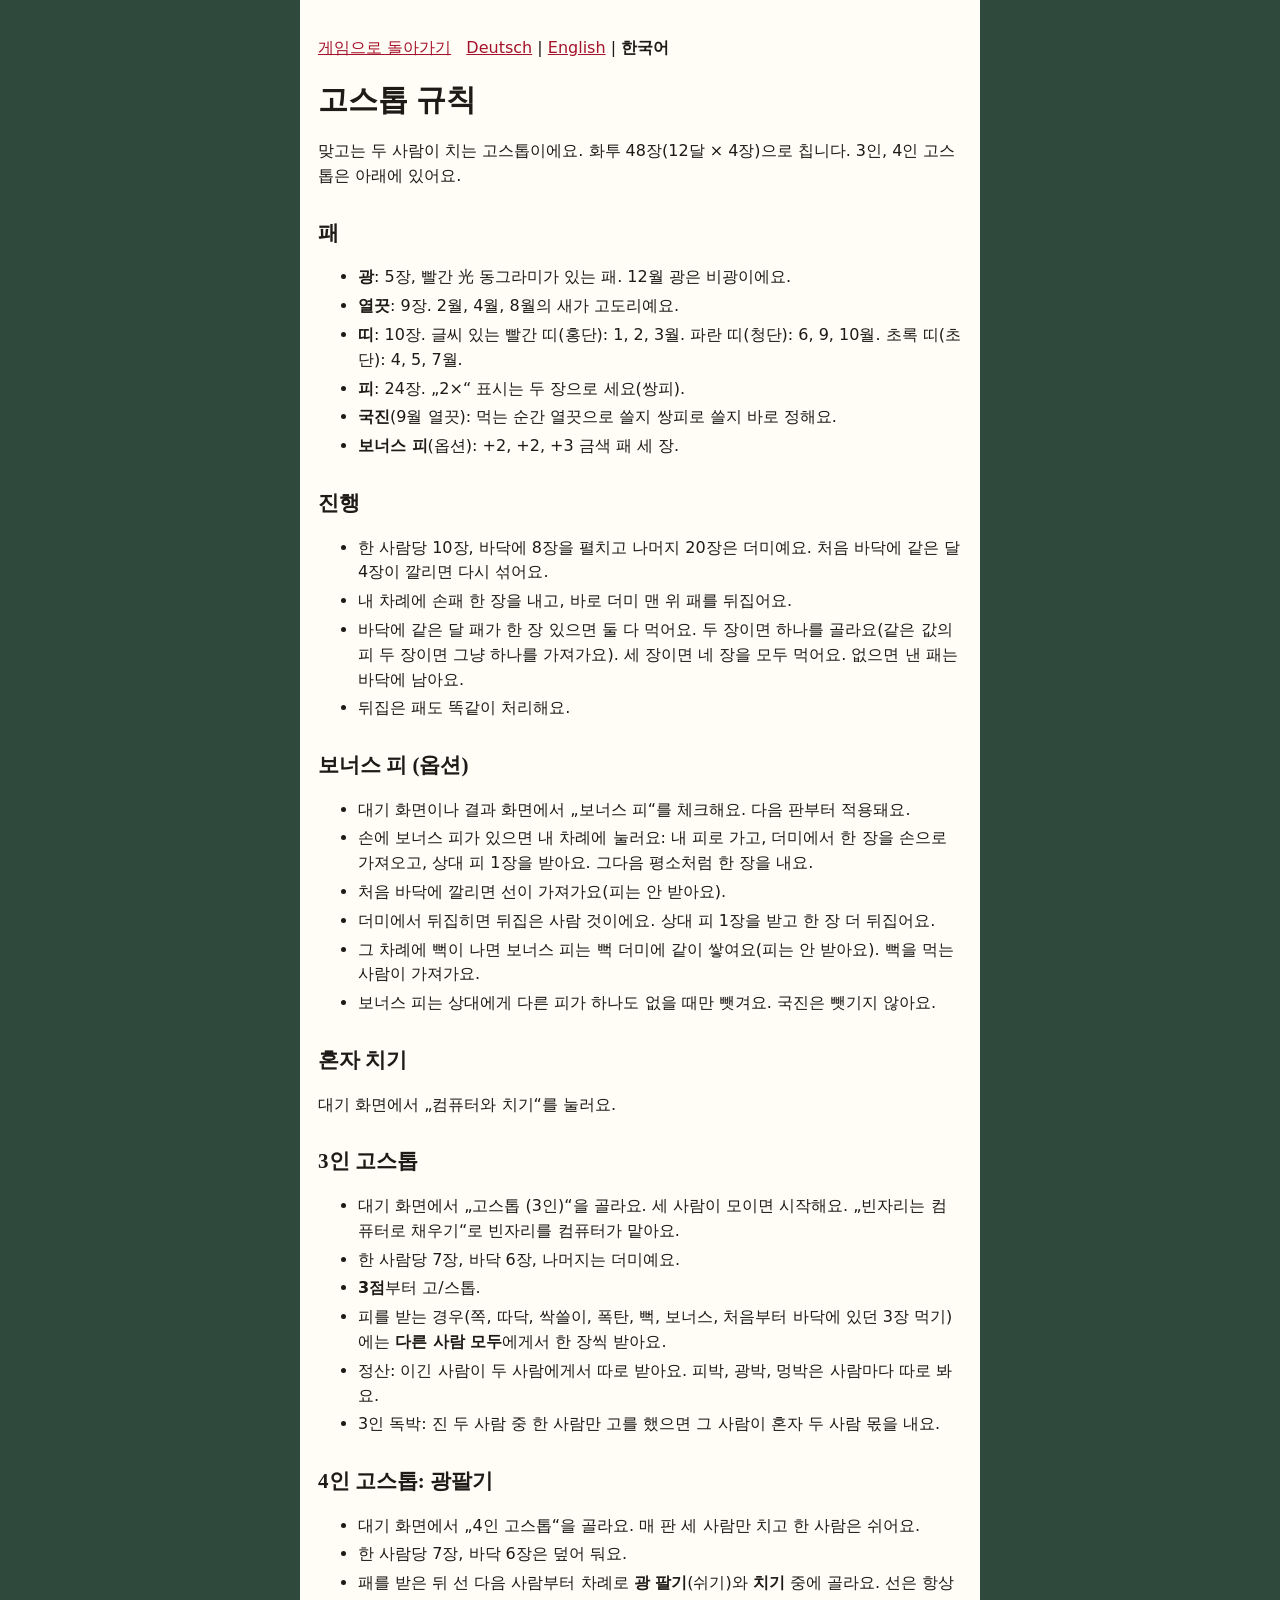
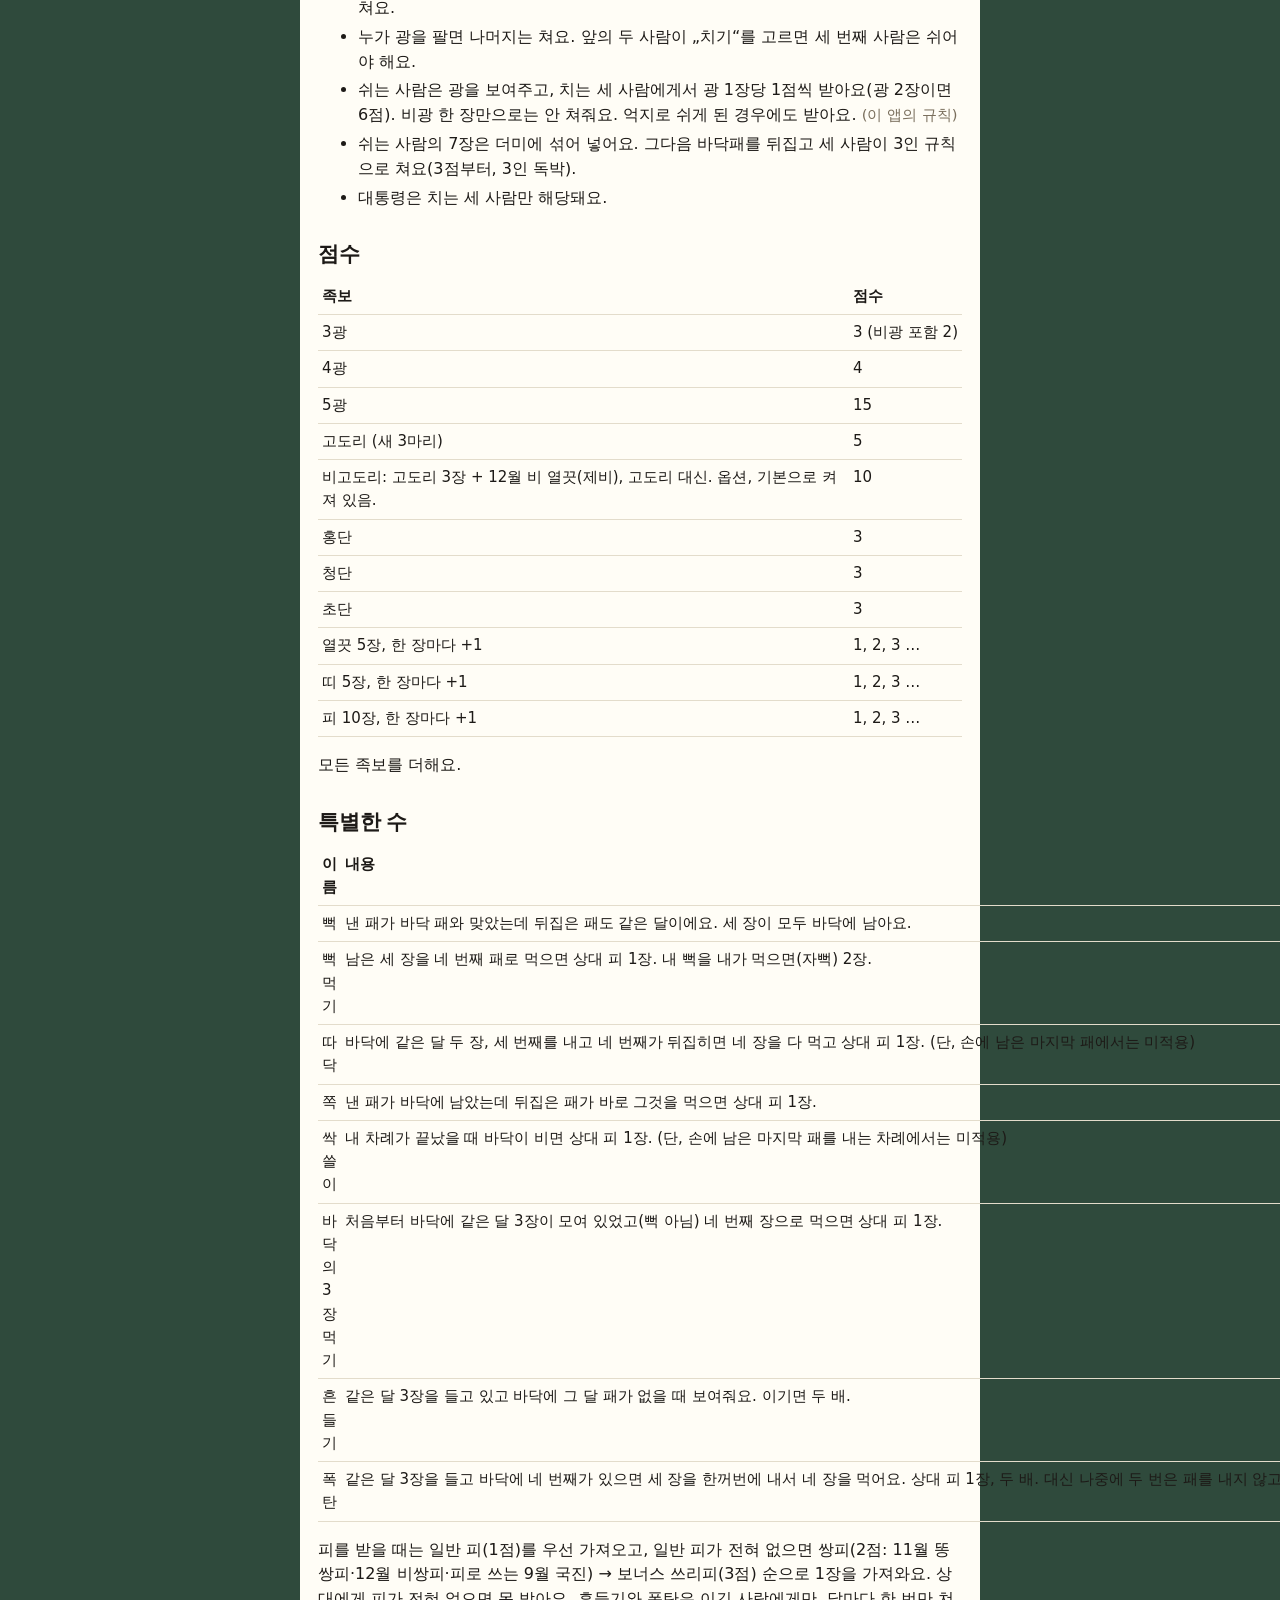
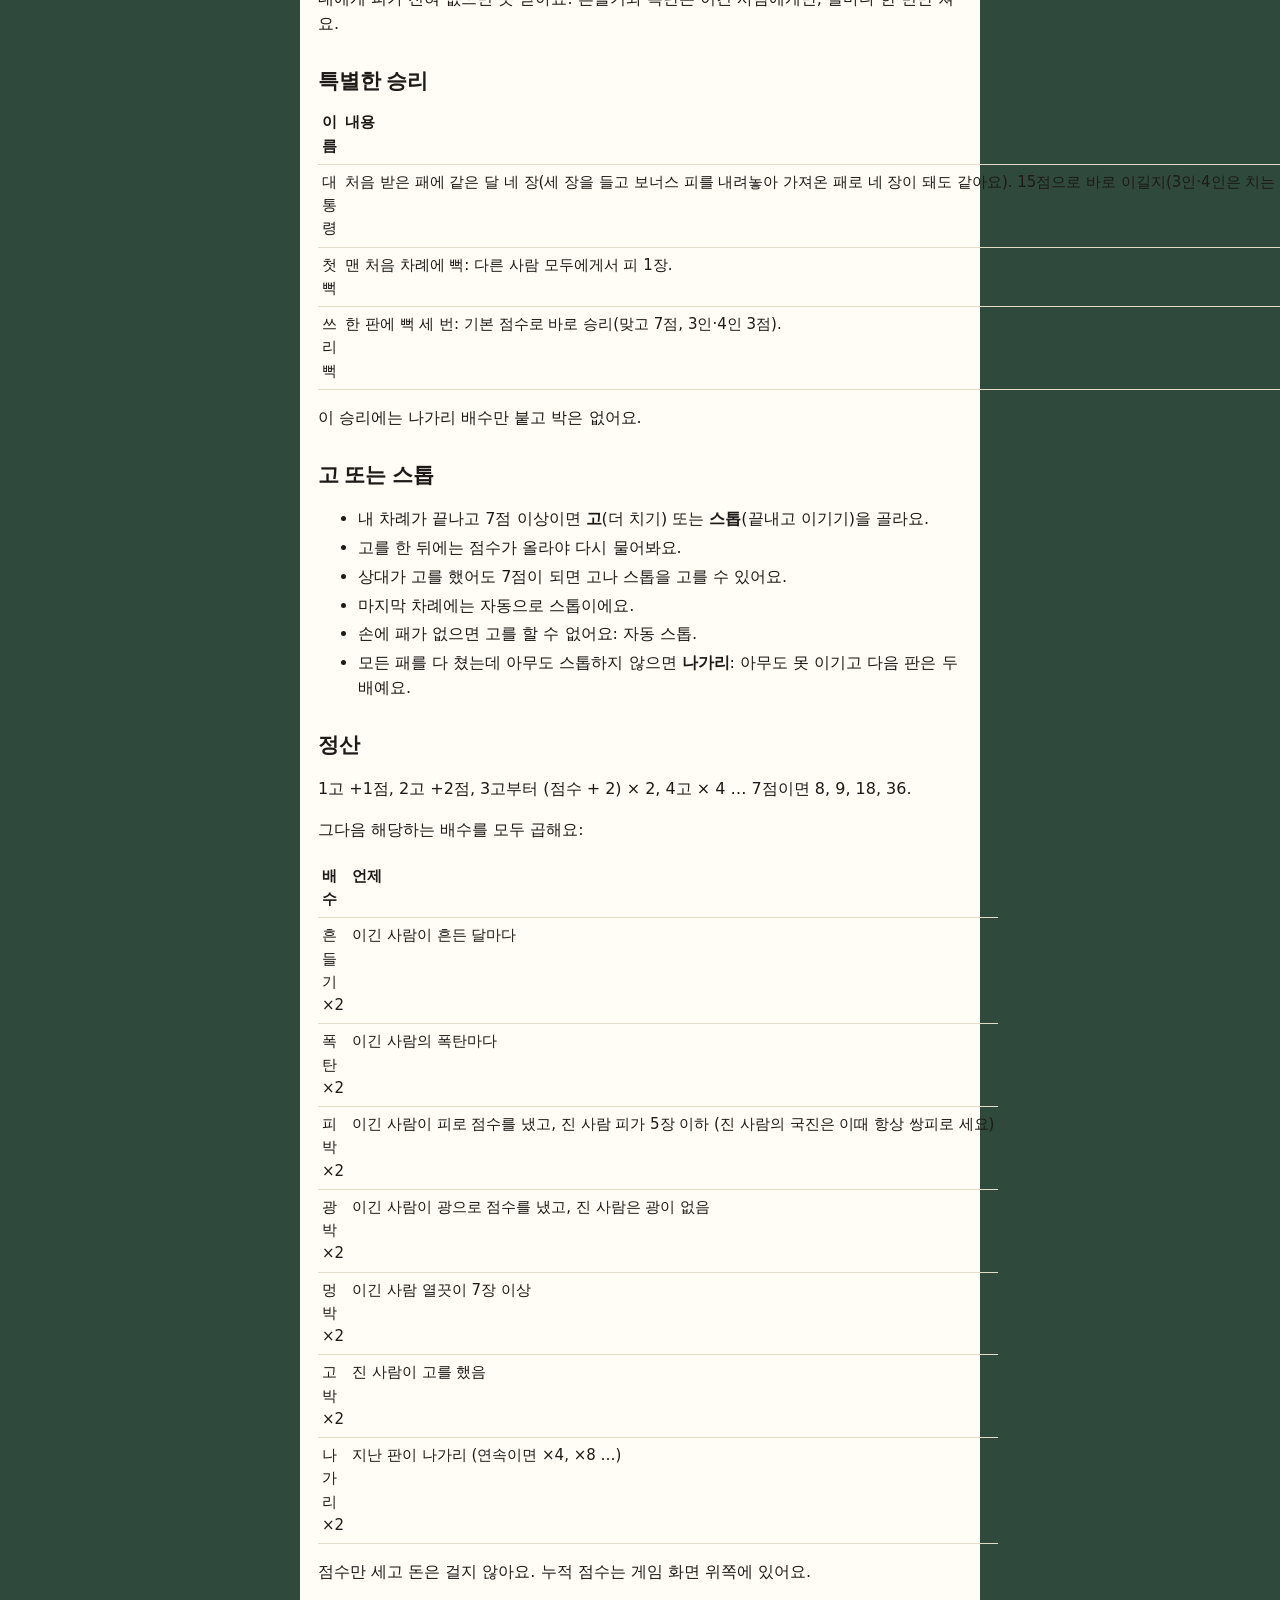
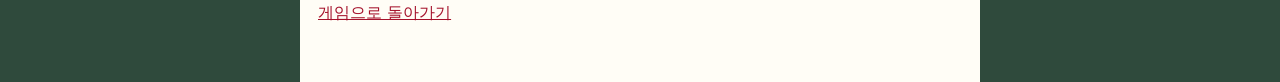
<file: rules.ko.html>
<!doctype html>
<html lang="ko">
<head>
  <meta charset="utf-8">
  <meta name="viewport" content="width=device-width, initial-scale=1">
  <title>고스톱 – 규칙</title>
  <link rel="icon" href="data:,">
  <style>
    body { margin: 0; background: #2f4a3c; font-family: system-ui, -apple-system, 'Segoe UI', Roboto, sans-serif; }
    article { max-width: 680px; margin: 0 auto; background: #fffdf6; color: #1d1a17; padding: 20px 18px 40px; min-height: 100vh; box-sizing: border-box; line-height: 1.55; }
    h1, h2 { font-family: Georgia, 'Times New Roman', serif; }
    h1 { font-size: 30px; margin: 0 0 4px; }
    h2 { font-size: 21px; margin: 28px 0 8px; }
    table { width: 100%; border-collapse: collapse; font-size: 15px; }
    th, td { text-align: left; padding: 6px 4px; border-bottom: 1px solid #e3dccb; vertical-align: top; }
    th { font-weight: 600; }
    td:last-child { white-space: nowrap; }
    .ko { color: #7a6f5d; font-size: 0.92em; }
    a { color: #a5122b; }
    li { margin-bottom: 4px; }
  </style>
</head>
<body>
<article>
  <p><a href="index.html">게임으로 돌아가기</a> &nbsp; <a href="regeln.de.html">Deutsch</a> | <a href="rules.en.html">English</a> | <b>한국어</b></p>
  <h1>고스톱 규칙</h1>
  <p>맞고는 두 사람이 치는 고스톱이에요. 화투 48장(12달 × 4장)으로 칩니다. 3인, 4인 고스톱은 아래에 있어요.</p>

  <h2>패</h2>
  <ul>
    <li><b>광</b>: 5장, 빨간 光 동그라미가 있는 패. 12월 광은 비광이에요.</li>
    <li><b>열끗</b>: 9장. 2월, 4월, 8월의 새가 고도리예요.</li>
    <li><b>띠</b>: 10장. 글씨 있는 빨간 띠(홍단): 1, 2, 3월. 파란 띠(청단): 6, 9, 10월. 초록 띠(초단): 4, 5, 7월.</li>
    <li><b>피</b>: 24장. „2×“ 표시는 두 장으로 세요(쌍피).</li>
    <li><b>국진</b>(9월 열끗): 먹는 순간 열끗으로 쓸지 쌍피로 쓸지 바로 정해요.</li>
    <li><b>보너스 피</b>(옵션): +2, +2, +3 금색 패 세 장.</li>
  </ul>

  <h2>진행</h2>
  <ul>
    <li>한 사람당 10장, 바닥에 8장을 펼치고 나머지 20장은 더미예요. 처음 바닥에 같은 달 4장이 깔리면 다시 섞어요.</li>
    <li>내 차례에 손패 한 장을 내고, 바로 더미 맨 위 패를 뒤집어요.</li>
    <li>바닥에 같은 달 패가 한 장 있으면 둘 다 먹어요. 두 장이면 하나를 골라요(같은 값의 피 두 장이면 그냥 하나를 가져가요). 세 장이면 네 장을 모두 먹어요. 없으면 낸 패는 바닥에 남아요.</li>
    <li>뒤집은 패도 똑같이 처리해요.</li>
  </ul>

  <h2>보너스 피 (옵션)</h2>
  <ul>
    <li>대기 화면이나 결과 화면에서 „보너스 피“를 체크해요. 다음 판부터 적용돼요.</li>
    <li>손에 보너스 피가 있으면 내 차례에 눌러요: 내 피로 가고, 더미에서 한 장을 손으로 가져오고, 상대 피 1장을 받아요. 그다음 평소처럼 한 장을 내요.</li>
    <li>처음 바닥에 깔리면 선이 가져가요(피는 안 받아요).</li>
    <li>더미에서 뒤집히면 뒤집은 사람 것이에요. 상대 피 1장을 받고 한 장 더 뒤집어요.</li>
    <li>그 차례에 뻑이 나면 보너스 피는 뻑 더미에 같이 쌓여요(피는 안 받아요). 뻑을 먹는 사람이 가져가요.</li>
    <li>보너스 피는 상대에게 다른 피가 하나도 없을 때만 뺏겨요. 국진은 뺏기지 않아요.</li>
  </ul>

  <h2>혼자 치기</h2>
  <p>대기 화면에서 „컴퓨터와 치기“를 눌러요.</p>

  <h2>3인 고스톱</h2>
  <ul>
    <li>대기 화면에서 „고스톱 (3인)“을 골라요. 세 사람이 모이면 시작해요. „빈자리는 컴퓨터로 채우기“로 빈자리를 컴퓨터가 맡아요.</li>
    <li>한 사람당 7장, 바닥 6장, 나머지는 더미예요.</li>
    <li><b>3점</b>부터 고/스톱.</li>
    <li>피를 받는 경우(쪽, 따닥, 싹쓸이, 폭탄, 뻑, 보너스, 처음부터 바닥에 있던 3장 먹기)에는 <b>다른 사람 모두</b>에게서 한 장씩 받아요.</li>
    <li>정산: 이긴 사람이 두 사람에게서 따로 받아요. 피박, 광박, 멍박은 사람마다 따로 봐요.</li>
    <li>3인 독박: 진 두 사람 중 한 사람만 고를 했으면 그 사람이 혼자 두 사람 몫을 내요.</li>
  </ul>

  <h2>4인 고스톱: 광팔기</h2>
  <ul>
    <li>대기 화면에서 „4인 고스톱“을 골라요. 매 판 세 사람만 치고 한 사람은 쉬어요.</li>
    <li>한 사람당 7장, 바닥 6장은 덮어 둬요.</li>
    <li>패를 받은 뒤 선 다음 사람부터 차례로 <b>광 팔기</b>(쉬기)와 <b>치기</b> 중에 골라요. 선은 항상 쳐요.</li>
    <li>누가 광을 팔면 나머지는 쳐요. 앞의 두 사람이 „치기“를 고르면 세 번째 사람은 쉬어야 해요.</li>
    <li>쉬는 사람은 광을 보여주고, 치는 세 사람에게서 광 1장당 1점씩 받아요(광 2장이면 6점). 비광 한 장만으로는 안 쳐줘요. 억지로 쉬게 된 경우에도 받아요. <span class="ko">(이 앱의 규칙)</span></li>
    <li>쉬는 사람의 7장은 더미에 섞어 넣어요. 그다음 바닥패를 뒤집고 세 사람이 3인 규칙으로 쳐요(3점부터, 3인 독박).</li>
    <li>대통령은 치는 세 사람만 해당돼요.</li>
  </ul>

  <h2>점수</h2>
  <table>
    <tr><th>족보</th><th>점수</th></tr>
    <tr><td>3광</td><td>3 (비광 포함 2)</td></tr>
    <tr><td>4광</td><td>4</td></tr>
    <tr><td>5광</td><td>15</td></tr>
    <tr><td>고도리 (새 3마리)</td><td>5</td></tr>
    <tr><td>비고도리: 고도리 3장 + 12월 비 열끗(제비), 고도리 대신. 옵션, 기본으로 켜져 있음.</td><td>10</td></tr>
    <tr><td>홍단</td><td>3</td></tr>
    <tr><td>청단</td><td>3</td></tr>
    <tr><td>초단</td><td>3</td></tr>
    <tr><td>열끗 5장, 한 장마다 +1</td><td>1, 2, 3 …</td></tr>
    <tr><td>띠 5장, 한 장마다 +1</td><td>1, 2, 3 …</td></tr>
    <tr><td>피 10장, 한 장마다 +1</td><td>1, 2, 3 …</td></tr>
  </table>
  <p>모든 족보를 더해요.</p>

  <h2>특별한 수</h2>
  <table>
    <tr><th>이름</th><th>내용</th></tr>
    <tr><td>뻑</td><td>낸 패가 바닥 패와 맞았는데 뒤집은 패도 같은 달이에요. 세 장이 모두 바닥에 남아요.</td></tr>
    <tr><td>뻑 먹기</td><td>남은 세 장을 네 번째 패로 먹으면 상대 피 1장. 내 뻑을 내가 먹으면(자뻑) 2장.</td></tr>
    <tr><td>따닥</td><td>바닥에 같은 달 두 장, 세 번째를 내고 네 번째가 뒤집히면 네 장을 다 먹고 상대 피 1장. (단, 손에 남은 마지막 패에서는 미적용)</td></tr>
    <tr><td>쪽</td><td>낸 패가 바닥에 남았는데 뒤집은 패가 바로 그것을 먹으면 상대 피 1장.</td></tr>
    <tr><td>싹쓸이</td><td>내 차례가 끝났을 때 바닥이 비면 상대 피 1장. (단, 손에 남은 마지막 패를 내는 차례에서는 미적용)</td></tr>
    <tr><td>바닥의 3장 먹기</td><td>처음부터 바닥에 같은 달 3장이 모여 있었고(뻑 아님) 네 번째 장으로 먹으면 상대 피 1장.</td></tr>
    <tr><td>흔들기</td><td>같은 달 3장을 들고 있고 바닥에 그 달 패가 없을 때 보여줘요. 이기면 두 배.</td></tr>
    <tr><td>폭탄</td><td>같은 달 3장을 들고 바닥에 네 번째가 있으면 세 장을 한꺼번에 내서 네 장을 먹어요. 상대 피 1장, 두 배. 대신 나중에 두 번은 패를 내지 않고 뒤집기만 할 수 있어요(언제 할지는 내가 정해요).</td></tr>
  </table>
  <p>피를 받을 때는 일반 피(1점)를 우선 가져오고, 일반 피가 전혀 없으면 쌍피(2점: 11월 똥쌍피·12월 비쌍피·피로 쓰는 9월 국진) → 보너스 쓰리피(3점) 순으로 1장을 가져와요. 상대에게 피가 전혀 없으면 못 받아요. 흔들기와 폭탄은 이긴 사람에게만, 달마다 한 번만 쳐요.</p>

  <h2>특별한 승리</h2>
  <table>
    <tr><th>이름</th><th>내용</th></tr>
    <tr><td>대통령</td><td>처음 받은 패에 같은 달 네 장(세 장을 들고 보너스 피를 내려놓아 가져온 패로 네 장이 돼도 같아요). 15점으로 바로 이길지(3인·4인은 치는 사람마다 15점), 네 장을 들고 계속 칠지(나중에 폭탄 등) 골라요.</td></tr>
    <tr><td>첫뻑</td><td>맨 처음 차례에 뻑: 다른 사람 모두에게서 피 1장.</td></tr>
    <tr><td>쓰리뻑</td><td>한 판에 뻑 세 번: 기본 점수로 바로 승리(맞고 7점, 3인·4인 3점).</td></tr>
  </table>
  <p>이 승리에는 나가리 배수만 붙고 박은 없어요.</p>

  <h2>고 또는 스톱</h2>
  <ul>
    <li>내 차례가 끝나고 7점 이상이면 <b>고</b>(더 치기) 또는 <b>스톱</b>(끝내고 이기기)을 골라요.</li>
    <li>고를 한 뒤에는 점수가 올라야 다시 물어봐요.</li>
    <li>상대가 고를 했어도 7점이 되면 고나 스톱을 고를 수 있어요.</li>
    <li>마지막 차례에는 자동으로 스톱이에요.</li>
    <li>손에 패가 없으면 고를 할 수 없어요: 자동 스톱.</li>
    <li>모든 패를 다 쳤는데 아무도 스톱하지 않으면 <b>나가리</b>: 아무도 못 이기고 다음 판은 두 배예요.</li>
  </ul>

  <h2>정산</h2>
  <p>1고 +1점, 2고 +2점, 3고부터 (점수 + 2) × 2, 4고 × 4 … 7점이면 8, 9, 18, 36.</p>
  <p>그다음 해당하는 배수를 모두 곱해요:</p>
  <table>
    <tr><th>배수</th><th>언제</th></tr>
    <tr><td>흔들기 ×2</td><td>이긴 사람이 흔든 달마다</td></tr>
    <tr><td>폭탄 ×2</td><td>이긴 사람의 폭탄마다</td></tr>
    <tr><td>피박 ×2</td><td>이긴 사람이 피로 점수를 냈고, 진 사람 피가 5장 이하 (진 사람의 국진은 이때 항상 쌍피로 세요)</td></tr>
    <tr><td>광박 ×2</td><td>이긴 사람이 광으로 점수를 냈고, 진 사람은 광이 없음</td></tr>
    <tr><td>멍박 ×2</td><td>이긴 사람 열끗이 7장 이상</td></tr>
    <tr><td>고박 ×2</td><td>진 사람이 고를 했음</td></tr>
    <tr><td>나가리 ×2</td><td>지난 판이 나가리 (연속이면 ×4, ×8 …)</td></tr>
  </table>
  <p>점수만 세고 돈은 걸지 않아요. 누적 점수는 게임 화면 위쪽에 있어요.</p>
  <p><a href="index.html">게임으로 돌아가기</a></p>
</article>
</body>
</html>
</file>
<file: style.css>
/* Tisch: grüne Wolldecke, wie beim Hwatu zu Hause. Karten: weiße Vorderseite, rote Rückseite. */
:root {
  --felt: #2f4a3c;
  --felt-dark: #243a2f;
  --felt-line: rgba(255, 255, 255, 0.09);
  --paper: #fffdf6;
  --ink: #1d1a17;
  --chalk: #eef0e6;
  --muted: #b8c4b6;
  --red: #a5122b;
  --gold: #e9b52f;
  --hint: #ff2d95;
  --radius: 6px;
  --gap: 6px;
  font-family: system-ui, -apple-system, 'Segoe UI', Roboto, sans-serif;
  color: var(--chalk);
}

* { box-sizing: border-box; }
html, body { margin: 0; height: 100%; }
body {
  background-color: var(--felt);
  background-image:
    repeating-linear-gradient(45deg, var(--felt-line) 0 1px, transparent 1px 4px),
    repeating-linear-gradient(-45deg, rgba(0, 0, 0, 0.08) 0 1px, transparent 1px 5px);
  min-height: 100dvh;
  -webkit-tap-highlight-color: transparent;
}

button { font: inherit; }
:focus-visible { outline: 3px solid var(--gold); outline-offset: 2px; }

.topbar {
  display: flex; align-items: center; gap: 10px;
  padding: 8px 10px; padding-top: max(8px, env(safe-area-inset-top));
  background: var(--felt-dark); font-size: 14px;
}
.brand { font-family: Georgia, 'Times New Roman', serif; font-size: 18px; letter-spacing: 0.02em; }
.score-line { flex: 1; color: var(--muted); white-space: nowrap; overflow: hidden; text-overflow: ellipsis; }
@media (max-width: 480px) { .brand { display: none; } .topbar { font-size: 13px; gap: 8px; } }
.hint-toggle { display: flex; align-items: center; gap: 4px; color: var(--muted); }
.rules-link { color: var(--chalk); }

main { max-width: 900px; margin: 0 auto; padding: 8px 8px 16px; display: flex; flex-direction: column; gap: 8px; }

/* Karten */
.card { display: block; width: 100%; aspect-ratio: 60 / 92; padding: 0; border: 0; background: none; border-radius: var(--radius); }
.card-svg { display: block; width: 100%; height: 100%; filter: drop-shadow(0 1px 1.5px rgba(0, 0, 0, 0.45)); }
button.card { cursor: pointer; transition: transform 0.12s; }
button.card:disabled { cursor: default; }
button.card.dim { opacity: 0.55; }
/* Karten, die etwas treffen: kräftiges Magenta, gut sichtbar auf grünem Filz und hellen Karten */
button.card.hint {
  transform: translateY(-7px);
  border-radius: 7px;
  box-shadow: 0 0 0 3px var(--hint), 0 0 14px 3px var(--hint);
  animation: hint-pulse 1.1s ease-in-out infinite alternate;
}
@keyframes hint-pulse {
  from { box-shadow: 0 0 0 3px var(--hint), 0 0 8px 1px var(--hint); }
  to { box-shadow: 0 0 0 3px var(--hint), 0 0 18px 5px var(--hint); }
}
/* Bodenkarten, zu denen ich eine passende Handkarte habe: gleicher Rahmen wie die Handkarte */
.stack .card.hint-floor {
  position: relative;
  z-index: 2;
  border-radius: 7px;
  box-shadow: 0 0 0 3px var(--hint), 0 0 14px 3px var(--hint);
  animation: hint-pulse 1.1s ease-in-out infinite alternate;
}
/* gerade gelandete Karte und getroffener Stapel */
.stack.hit .card { box-shadow: 0 0 0 2px #fff, 0 0 12px 3px rgba(255, 255, 255, 0.8); border-radius: 6px; }
.card.landed { position: relative; z-index: 3; }
@media (prefers-reduced-motion: reduce) {
  button.card { transition: none; }
  button.card.hint, .stack .card.hint-floor { animation: none; }
}

/* Bereiche */
.status { text-align: center; font-weight: 600; min-height: 1.4em; }
.status.mine { color: var(--gold); }

.opponent, .mine-captured { display: flex; flex-direction: column; gap: 4px; }
.row-head { display: flex; justify-content: space-between; align-items: baseline; font-size: 13px; color: var(--muted); }
.row-head strong { color: var(--chalk); font-size: 15px; }
.backs { display: flex; }
.backs .card { width: 18px; margin-right: -6px; }

/* Kartengrößen: gesammelte Karten (--cap), Tisch (--floor), Hand (höchstens --hand) */
:root { --cap: 30px; --cap-compact: 25px; --floor: 54px; --hand: 80px; }
@media (min-width: 700px) { :root { --cap: 42px; --cap-compact: 34px; --floor: 80px; --hand: 74px; } }
.opponent.compact { --cap: var(--cap-compact); }

/* Spreu hat die meisten Karten und bekommt am meisten Platz */
.captured { display: grid; grid-template-columns: 0.8fr 1fr 1fr 1.6fr; gap: 6px; }
.group { background: rgba(0, 0, 0, 0.16); border-radius: var(--radius); padding: 4px; min-width: 0; }
.group-head { font-size: 11px; color: var(--muted); display: flex; justify-content: space-between; }
.group-head b { color: var(--chalk); font-weight: 600; }
/* Karten stehen nebeneinander; wird es eng, schieben sie sich von selbst übereinander (die neueste bleibt ganz sichtbar) */
.group-cards { display: flex; flex-wrap: nowrap; padding-top: 2px; min-height: calc(var(--cap) * 92 / 60 + 2px); }
.group-cards .card { flex: 0 1 var(--cap); min-width: 0; width: auto; height: calc(var(--cap) * 92 / 60); aspect-ratio: auto; margin: 0 1px 0 0; }
.group-cards .card:last-child { flex-shrink: 0; }
.group-cards .card .card-svg { width: var(--cap); height: 100%; }

.table { display: grid; grid-template-columns: 1fr calc(var(--floor) + 14px); gap: 8px; align-items: start; }
.floor { display: grid; grid-template-columns: repeat(auto-fill, minmax(calc(var(--floor) * 1.35), 1fr)); gap: 10px 6px; min-height: calc(var(--floor) * 92 / 60 * 2 + 10px); align-content: start; }
/* Querformat: wenig Höhe, darum nur eine Reihe Platz freihalten */
@media (orientation: landscape) and (max-height: 900px) { .floor { min-height: calc(var(--floor) * 92 / 60 + 6px); } }
/* drei oder mehr Karten eines Monats (Ppeok) brauchen zwei Plätze */
.stack.wide { grid-column: span 2; }
/* breite Tablets im Querformat: die Breite nutzen */
@media (min-width: 1100px) { main { max-width: 1180px; } }
.stack { position: relative; display: flex; }
.stack .card { width: var(--floor); }
.stack .card + .card { margin-left: calc(var(--floor) * -0.68); }
.stack .badge { position: absolute; top: -6px; left: -2px; z-index: 2; }
.badge { background: var(--red); color: #fff; font-size: 10px; font-weight: 700; padding: 1px 5px; border-radius: 8px; }
.pile { display: flex; flex-direction: column; align-items: center; gap: 4px; font-size: 12px; color: var(--muted); }
.pile .card { width: var(--floor); }
.inflight { display: flex; gap: 6px; align-items: center; justify-content: center; font-size: 12px; color: var(--muted); }
.inflight .card { width: 40px; }

.hand { display: grid; grid-template-columns: repeat(5, minmax(0, var(--hand))); justify-content: center; gap: 6px; padding-top: 6px; }
@media (min-width: 700px) {
  .hand { grid-template-columns: repeat(10, minmax(0, var(--hand))); }
}

.extras { display: flex; flex-wrap: wrap; gap: 6px; justify-content: center; }
.btn {
  border: 0; border-radius: 22px; padding: 10px 16px; min-height: 44px;
  background: var(--paper); color: var(--ink); font-weight: 600; cursor: pointer;
}
.btn.primary { background: var(--gold); }
.btn.danger { background: var(--red); color: #fff; }
.btn.quiet { background: rgba(255, 255, 255, 0.14); color: var(--chalk); font-size: 13px; font-weight: 500; min-height: 36px; padding: 6px 12px; }

/* Overlays */
.overlay {
  position: fixed; inset: 0; z-index: 10; display: grid; place-items: center; padding: 16px;
  background: rgba(10, 20, 15, 0.62);
}
.sheet {
  width: min(420px, 100%); background: var(--paper); color: var(--ink);
  border-radius: 12px; padding: 18px; display: flex; flex-direction: column; gap: 12px;
  box-shadow: 0 10px 30px rgba(0, 0, 0, 0.4);
}
.sheet h2 { margin: 0; font-family: Georgia, 'Times New Roman', serif; font-size: 24px; }
.sheet p { margin: 0; line-height: 1.45; }
.choices { display: flex; gap: 14px; justify-content: center; align-items: end; }
.choices .card { width: 92px; }
.choices .played { width: 64px; opacity: 0.85; }
.gostop { display: grid; grid-template-columns: 1fr 1fr; gap: 10px; }
.gostop .btn { font-size: 20px; min-height: 56px; border-radius: 10px; }
.gostop small { display: block; font-size: 12px; color: #555; margin-top: 4px; line-height: 1.35; }
.settle { width: 100%; border-collapse: collapse; font-size: 15px; }
.settle td { padding: 4px 0; border-bottom: 1px solid #e6dfcf; }
.settle td:last-child { text-align: right; font-variant-numeric: tabular-nums; }
.settle tr.total td { font-weight: 700; border-bottom: 0; font-size: 18px; }
.reveal { display: flex; gap: 6px; justify-content: center; }
.reveal .card { width: 54px; }

.center-msg { text-align: center; padding: 40px 16px; }
.center-msg h1 { font-family: Georgia, 'Times New Roman', serif; font-size: 28px; margin: 0 0 8px; }
.center-msg p { color: var(--muted); line-height: 1.5; }

.toasts { position: fixed; left: 0; right: 0; bottom: max(16px, env(safe-area-inset-bottom)); display: flex; flex-direction: column; align-items: center; gap: 6px; pointer-events: none; z-index: 20; }
.toast { background: var(--paper); color: var(--ink); padding: 8px 14px; border-radius: 18px; font-weight: 600; box-shadow: 0 4px 14px rgba(0, 0, 0, 0.35); max-width: 92vw; }
.report {
  background: rgba(0, 0, 0, 0.28); border-left: 4px solid var(--gold); border-radius: var(--radius);
  padding: 6px 10px; font-size: 14px; line-height: 1.4;
}
.report p { margin: 2px 0; }
.chances { display: grid; grid-template-columns: 1fr 1fr; gap: 8px; font-size: 13px; padding-top: 4px; }
.chances h3 { margin: 0 0 4px; font-size: 13px; color: var(--muted); font-weight: 600; }
.chances ul { margin: 0; padding-left: 16px; }
.chances li { margin-bottom: 2px; }
.chances li.scored { color: var(--gold); font-weight: 600; }
.chances .none { margin: 0; color: var(--muted); }
@media (max-width: 480px) { .chances { grid-template-columns: 1fr; } }
.banner { background: var(--red); color: #fff; text-align: center; padding: 6px; font-size: 14px; }

/* ---------- Szenen eines Zuges ---------- */
#fx { position: fixed; inset: 0; pointer-events: none; z-index: 30; perspective: 600px; }
.ghost { position: absolute; will-change: left, top, width, transform; filter: drop-shadow(0 6px 10px rgba(0, 0, 0, 0.5)); }
.ghost .card-svg { width: 100%; height: 100%; filter: none; }
.ring { position: absolute; width: 90px; height: 90px; border-radius: 50%; border: 4px solid #fff; box-shadow: 0 0 18px #fff; }
.caption {
  position: absolute; white-space: nowrap; font-family: Georgia, 'Times New Roman', serif; font-weight: 700;
  font-size: 26px; color: #fff; text-shadow: 0 2px 0 rgba(0, 0, 0, 0.55), 0 0 12px rgba(0, 0, 0, 0.6);
}
.caption.good { color: #ffe066; }
.stack.placeholder .card { visibility: hidden; width: var(--floor); }
button.card.picked { transform: translateY(-18px) scale(1.06); }

/* ---------- Solo, Optionen, Schütteln ---------- */
.waiting-actions { display: flex; flex-direction: column; align-items: center; gap: 16px; margin-top: 18px; }
.btn.big { font-size: 18px; padding: 14px 22px; }
.option { display: flex; gap: 8px; align-items: center; font-size: 15px; }
.sheet .option { color: var(--ink); }
.btn.shake { background: #fff; color: var(--red); border: 3px solid var(--red); font-weight: 700; }
.shake-reveal { position: fixed; inset: 0; z-index: 40; display: grid; place-items: center; padding: 16px; background: rgba(10, 20, 15, 0.55); }
.shake-reveal .sheet { border: 4px solid var(--red); text-align: center; }

/* während einer Szene keine Statuszeile unter den Einblendungen */
body.scene .status { visibility: hidden; }

/* ---------- Go-Stop zu dritt ---------- */
.opponent .row-head .backs { flex: 1; display: flex; padding: 0 8px; }
.opponent.turn { outline: 2px solid var(--gold); outline-offset: 3px; border-radius: var(--radius); }
.opponent.compact .group { padding: 2px 4px; }
.opponent.compact .backs .card { width: 14px; margin-right: -5px; }
.chances.three { grid-template-columns: 1fr 1fr 1fr; }
@media (max-width: 480px) { .chances.three { grid-template-columns: 1fr; } }
.game-type { border: 1px solid rgba(255, 255, 255, 0.25); border-radius: 10px; padding: 8px 14px; display: flex; flex-direction: column; gap: 8px; text-align: left; }
.game-type legend { padding: 0 6px; color: var(--muted); }
.here { margin: 0; color: var(--muted); }
.settle tr.pay small { display: block; color: #6b6355; font-size: 12px; }

.sheet h3.special { margin: 0; color: var(--red); font-family: Georgia, 'Times New Roman', serif; font-size: 20px; }

/* ---------- Effekte ---------- */
.fx-item { position: absolute; pointer-events: none; }
.fx-item svg { width: 100%; height: 100%; display: block; overflow: visible; }
.fx-item.poop, .fx-item.lips { filter: drop-shadow(0 6px 8px rgba(0, 0, 0, 0.45)); }
.fx-flash { position: fixed; inset: 0; background: radial-gradient(circle, #fff8d8 0%, rgba(255, 190, 60, 0.6) 40%, rgba(255, 120, 0, 0) 75%); pointer-events: none; }

/* Schütteln: großer Monat und wackelnde Karten */
.shake-month { display: flex; align-items: baseline; justify-content: center; gap: 10px; }
.shake-month .num { font-family: Georgia, 'Times New Roman', serif; font-size: 72px; font-weight: 700; line-height: 1; color: var(--red); }
.shake-month .lbl { font-size: 20px; font-weight: 700; }
.reveal.shaking .card { animation: card-shake 0.18s ease-in-out infinite alternate; }
.reveal.shaking .card:nth-child(2) { animation-delay: 0.06s; }
.reveal.shaking .card:nth-child(3) { animation-delay: 0.12s; }
.shake-reveal .reveal .card { width: 72px; }
@keyframes card-shake { from { transform: rotate(-9deg) translateY(2px); } to { transform: rotate(9deg) translateY(-3px); } }

/* ---------- Tablet-App: Startbildschirm und Code ---------- */
body.in-lobby {
  background-color: var(--felt-dark);
  background-image:
    radial-gradient(circle at 50% 18%, rgba(233, 181, 47, .07), transparent 58%),
    repeating-linear-gradient(45deg, rgba(255, 255, 255, .022) 0 1px, transparent 1px 6px);
}
body.in-lobby #hints-label, body.in-lobby #score-line, body.in-lobby #rules-link { display: none; }
@media (max-width: 480px) { body.in-lobby .brand { display: inline; } }
.lobby { display: flex; flex-direction: column; align-items: center; gap: 22px; padding: 28px 16px 36px; }
.lobby-hero { display: flex; flex-direction: column; align-items: center; }
.lobby-crest { width: 120px; height: 120px; margin-bottom: 14px; border-radius: 50%; border: 2px solid rgba(233, 181, 47, .65); box-shadow: 0 6px 22px rgba(0, 0, 0, .35); overflow: hidden; background: #1d2e25; }
.lobby-crest img { width: 100%; height: 100%; object-fit: cover; }
.lobby-badge { display: inline-block; margin-bottom: 8px; padding: 4px 12px; border-radius: 20px; background: rgba(242, 194, 60, .14); border: 1px solid rgba(242, 194, 60, .42); color: var(--gold); font-size: 11.5px; font-weight: 700; letter-spacing: .8px; }
.lobby-hero h1 { font-size: 44px; margin: 0 0 6px; letter-spacing: 2px; color: var(--gold); text-shadow: 0 2px 10px rgba(0, 0, 0, .35); }
.lobby-sub { margin: 0; max-width: 380px; font-size: 14.5px; color: var(--muted); }
.lobby-actions { display: flex; flex-direction: column; gap: 12px; width: 100%; max-width: 340px; }
.lobby-actions .btn.big { width: 100%; }
.btn.outline { background: transparent; color: var(--chalk); border: 1.5px solid rgba(255, 255, 255, .42); }
.btn.outline:hover { background: rgba(255, 255, 255, .08); }
.btn.secondary { background: rgba(255, 255, 255, .16); color: var(--chalk); border: 1px solid rgba(255, 255, 255, .28); }
.lobby .error { color: #ffb4b4; font-weight: 600; margin: 0; }
.join-row { display: flex; gap: 8px; width: 100%; }
.join-row input { width: 124px; flex: 0 0 124px; font-size: 22px; text-align: center; letter-spacing: 3px; border-radius: 10px; border: 1.5px solid rgba(255, 255, 255, .28); background: rgba(0, 0, 0, .35); color: var(--chalk); padding: 8px 6px; font-family: Georgia, serif; box-shadow: inset 0 2px 6px rgba(0, 0, 0, .35); }
.join-row input::placeholder { font-size: 14px; letter-spacing: 0; color: rgba(255, 255, 255, .5); font-family: system-ui, sans-serif; }
.join-row input:focus { outline: none; border-color: var(--gold); }
.join-row .btn.big { flex: 1; }
.lobby-footer { display: flex; flex-wrap: wrap; justify-content: center; gap: 8px; }
.lobby-rules { display: inline-block; text-decoration: none; background: rgba(242, 194, 60, .14); color: var(--gold); border: 1px solid rgba(242, 194, 60, .45); border-radius: 10px; padding: 10px 18px; font-weight: 600; font-size: 14px; }
.lobby-install { background: rgba(255, 255, 255, .14); color: var(--chalk); border: 1px solid rgba(255, 255, 255, .35); border-radius: 10px; padding: 10px 16px; font-weight: 600; font-size: 14px; }
.host-code { display: inline-flex; flex-direction: column; align-items: center; background: var(--paper); color: var(--ink); border-radius: 12px; padding: 12px 22px; margin: 6px auto 0; }
.host-code span { font-size: 13px; color: #6b6355; }
.host-code b { font-family: Georgia, serif; font-size: 48px; letter-spacing: 8px; line-height: 1.1; }
.host-code small { font-size: 12px; color: #6b6355; }
.host-actions { display: flex; flex-wrap: wrap; justify-content: center; gap: 8px; margin-top: 10px; }
.host-code .invite-btn { font-size: 13px; padding: 8px 14px; border-radius: 8px; background: #fff; color: var(--ink); border: 1.5px solid #c7bda8; font-weight: 600; cursor: pointer; box-shadow: 0 1px 3px rgba(0, 0, 0, .12); }
.host-code .invite-btn.primary-invite { background: #2f4a3c; color: #fff; border-color: #2f4a3c; }
.qr-sheet { text-align: center; display: flex; flex-direction: column; align-items: center; gap: 10px; }
.qr-box { border-radius: 10px; background: #fff; padding: 10px; line-height: 0; box-shadow: 0 2px 10px rgba(0, 0, 0, .18); }
.qr-url { margin: 0; padding: 6px 10px; border-radius: 8px; background: rgba(0, 0, 0, .06); font-family: monospace; font-size: 12px; word-break: break-all; color: #3d372c; max-width: 100%; }
.qr-actions { display: flex; gap: 8px; justify-content: center; flex-wrap: wrap; }
.qr-actions .btn.secondary { background: #e8e2d3; color: var(--ink); border-color: #c7bda8; }
.leave-btn { border: 0; background: rgba(255, 255, 255, 0.14); color: var(--chalk); border-radius: 14px; padding: 4px 10px; font-size: 13px; }

.three-hint { max-width: 380px; margin: 0; font-size: 14px; color: var(--gold); }

/* 4 Spieler: verdeckter Tisch beim Lichter-Verkauf, Aussetzen */
.hidden-floor { position: relative; }
.hidden-floor .floor-note { grid-column: 1 / -1; margin: 4px 0 0; text-align: center; font-size: 0.85rem; opacity: 0.8; }
.sitout { margin: 4px auto; padding: 6px 10px; max-width: 640px; border-radius: 8px; background: rgba(255, 214, 102, 0.18); text-align: center; font-size: 0.9rem; }
.sitting-out { text-align: center; }
.sitting-out .reveal .card { width: 48px; }
.sale-reveal .sheet { border-color: #d4a017; }
.reveal .card.dim { opacity: 0.35; }
.sale-line { font-weight: 600; }
.lang-select { border: 0; border-radius: 14px; padding: 3px 6px; font-size: 13px; background: rgba(255, 255, 255, 0.14); color: var(--chalk); }
.lang-select option { color: #222; }

/* ---------- Besondere Karten: Lichter glänzen, Godori-Vögel leuchten und hüpfen ---------- */
.card-svg.k-gwang { filter: drop-shadow(0 0 2.5px rgba(255, 208, 70, 0.95)) drop-shadow(0 0 7px rgba(255, 186, 40, 0.6)); }
.card-svg.k-bird { filter: drop-shadow(0 0 2.5px rgba(130, 215, 255, 0.95)) drop-shadow(0 0 7px rgba(80, 175, 255, 0.55)); }
.card-svg .shine { animation: card-shine 4.5s ease-in-out infinite; animation-delay: var(--d, 0s); }
@keyframes card-shine { 0%, 62% { transform: translateX(-20px); } 100% { transform: translateX(95px); } }
.card-svg .bird { transform-box: fill-box; transform-origin: 50% 70%; animation: bird-hop 3.2s ease-in-out infinite; animation-delay: var(--d, 0s); }
@keyframes bird-hop {
  0%, 70%, 100% { transform: translateY(0) rotate(0deg); }
  76% { transform: translateY(-3px) rotate(-7deg); }
  82% { transform: translateY(0) rotate(4deg); }
  88% { transform: translateY(-1.5px) rotate(-3deg); }
  94% { transform: translateY(0) rotate(0deg); }
}

.app-version { margin: 18px 0 0; font-size: 12px; color: var(--muted); opacity: 0.8; }

/* ---------- 규칙 & 48장 화투 도감 모달 ---------- */
.guide-sheet { width: min(94vw, 760px); max-height: 88vh; display: flex; flex-direction: column; padding: 16px 18px; text-align: left; }
.guide-head { display: flex; align-items: center; justify-content: space-between; gap: 12px; margin-bottom: 10px; }
.guide-head h2 { margin: 0; font-size: 20px; }
.guide-close { border: 0; background: rgba(0, 0, 0, .08); color: var(--ink); width: 32px; height: 32px; border-radius: 50%; font-size: 20px; line-height: 1; cursor: pointer; }
.guide-tabs { display: flex; gap: 8px; border-bottom: 1.5px solid #dfd7c5; padding-bottom: 10px; margin-bottom: 12px; }
.guide-tab { flex: 1; border: 1.5px solid #c7bda8; background: #fff; color: var(--ink); border-radius: 10px; padding: 8px 12px; font-weight: 600; font-size: 14px; cursor: pointer; }
.guide-tab.active { background: #2f4a3c; color: #fff; border-color: #2f4a3c; }
.guide-body { overflow-y: auto; padding-right: 4px; flex: 1; }
.guide-box { background: #f3ecda; border-radius: 10px; padding: 10px 14px; margin-bottom: 14px; }
.guide-box h3, .guide-rules h3 { margin: 12px 0 6px; font-size: 15px; }
.guide-box h3 { margin-top: 0; }
.guide-box p { margin: 0; font-size: 14px; line-height: 1.5; }
.rules-table { width: 100%; border-collapse: collapse; font-size: 13.5px; margin-bottom: 10px; }
.rules-table th, .rules-table td { text-align: left; padding: 7px 6px; border-bottom: 1px solid #e6decb; vertical-align: top; }
.rules-table th { width: 34%; font-weight: 600; color: #3d372c; }
.guide-ext { margin: 14px 0 4px; text-align: center; }
.guide-ext a { color: #a5122b; font-weight: 600; font-size: 14px; text-decoration: none; }
.guide-filters { display: flex; flex-wrap: wrap; gap: 6px; margin-bottom: 12px; }
.guide-filter { border: 1px solid #c7bda8; background: #fff; color: var(--ink); border-radius: 16px; padding: 5px 11px; font-size: 12.5px; font-weight: 600; cursor: pointer; }
.guide-filter.active { background: #b8861b; color: #fff; border-color: #b8861b; }
.enc-month { margin-bottom: 16px; }
.enc-month h3 { margin: 0 0 8px; font-size: 14px; color: #2f4a3c; border-bottom: 1px solid #e6decb; padding-bottom: 4px; }
.enc-grid { display: grid; grid-template-columns: repeat(4, minmax(0, 1fr)); gap: 10px; }
@media (max-width: 520px) { .enc-grid { grid-template-columns: repeat(2, minmax(0, 1fr)); } }
.enc-card { background: #f8f4e8; border: 1px solid #e3dccb; border-radius: 10px; padding: 8px; display: flex; flex-direction: column; align-items: center; gap: 6px; }
.enc-art { width: 68px; }
.enc-art .card-svg { width: 100%; height: auto; display: block; }
.enc-meta { display: flex; flex-wrap: wrap; justify-content: center; gap: 4px; }
.enc-badge { font-size: 11px; font-weight: 600; padding: 2px 6px; border-radius: 6px; background: #e6dfd0; color: #3d372c; }
.enc-badge.gold { background: #f2c23c; color: #3a2900; }
.enc-badge.bird { background: #2c6e91; color: #fff; }
.enc-badge.yeol { background: #3d6a4b; color: #fff; }
.enc-badge.tti { background: #8c5a3c; color: #fff; }
.enc-badge.special { background: #6b3fa0; color: #fff; }
.enc-badge.rib-hong { background: #c8202b; color: #fff; }
.enc-badge.rib-cheong { background: #1f4c9e; color: #fff; }
.enc-badge.rib-cho { background: #2e8b3e; color: #fff; }

/* ---------- 인게임 실시간 학습 힌트 패널 ---------- */
.assist-panel { margin-top: 8px; padding: 8px 12px; border-radius: 10px; background: rgba(0, 0, 0, .24); border: 1px solid rgba(242, 194, 60, .3); display: flex; flex-direction: column; gap: 6px; }
.assist-badges { display: flex; flex-wrap: wrap; gap: 6px; }
.assist-badge { font-size: 12.5px; font-weight: 700; color: #3a2900; background: var(--gold); padding: 3px 9px; border-radius: 12px; }
.assist-tip { font-size: 13px; color: var(--muted); min-height: 18px; }
.assist-tip.active { color: #ffe78a; font-weight: 600; }
</file>
